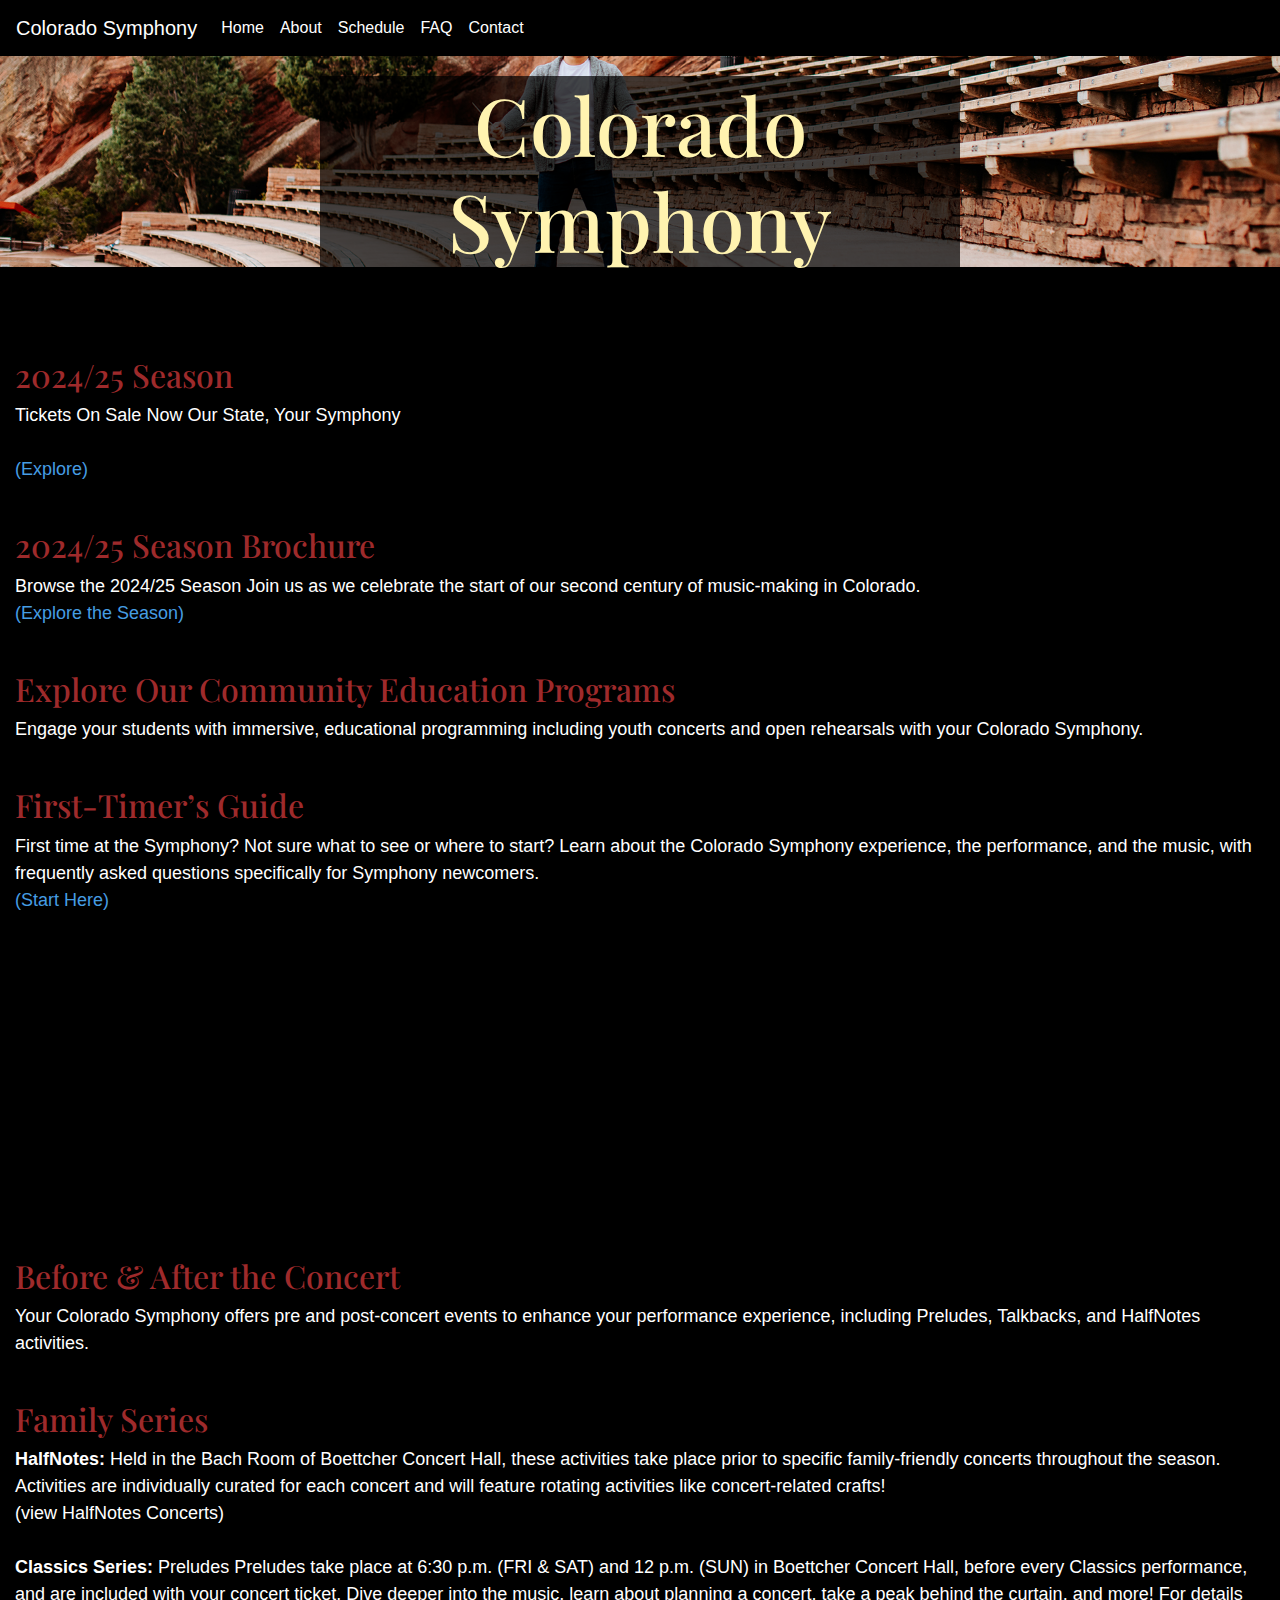
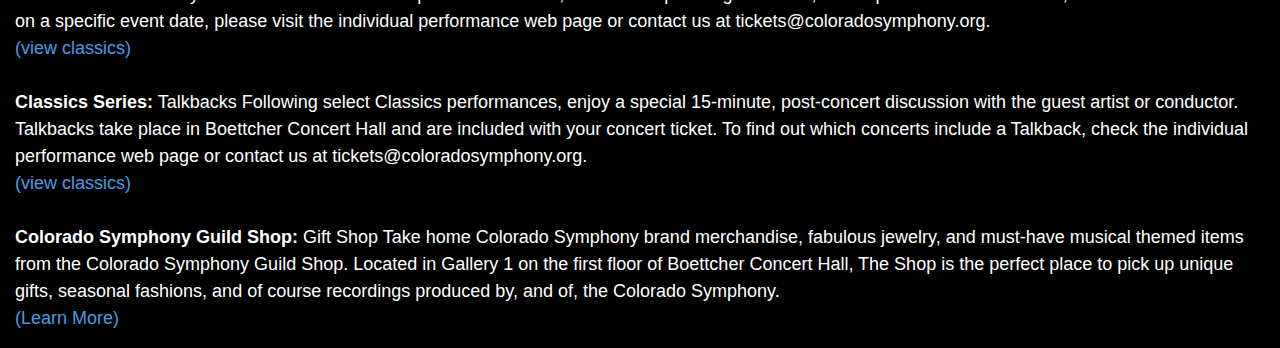
<file: index.html>
<!DOCTYPE html>
<html lang="en">
    <head>
        <title>Colorado Symphony</title>
        <meta charset="utf-8">
        <meta name="viewport" content="width=device-width, initial-scale=1, shrink-to-fit=no">

        <link rel="stylesheet" href="https://cdn.jsdelivr.net/npm/bootstrap@4.4.1/dist/css/bootstrap.min.css" integrity="sha384-Vkoo8x4CGsO3+Hhxv8T/Q5PaXtkKtu6ug5TOeNV6gBiFeWPGFN9MuhOf23Q9Ifjh" crossorigin="anonymous">
        <link rel="stylesheet" type="text/css" href="./css/index.css">

        <!-- Fonts -->
        <link rel="preconnect" href="https://fonts.googleapis.com">
        <link rel="preconnect" href="https://fonts.gstatic.com" crossorigin>
        <link href="https://fonts.googleapis.com/css2?family=Playfair+Display:ital,wght@0,400..900;1,400..900&display=swap" rel="stylesheet">
    </head>
    <body>
        <!-- navbar -->
         <!-- navbar-dark bg-dark -->
        <!-- <nav class="navbar navbar-expand-lg navbar-dark navbar-color">
            <a class="navbar-brand-color" href="#">Colorado Symphony</a>
            <button class="navbar-toggler" type="button" data-toggle="collapse" data-target="#navbarNav" aria-controls="navbarNav" aria-expanded="false" aria-label="Toggle navigation">
                <span class="navbar-toggler-icon"></span>
            </button>
            <div class="collapse navbar-collapse" id="navbarNav">
                <ul class="navbar-nav">
                    <li class="nav-item active">
                        <a class="nav-link-reference" href="./index.html">Home <span class="sr-only">(current)</span></a>
                    </li>
                    <li class="nav-item">
                        <a class="nav-link-reference" href="./about.html">About</a>
                    </li>
                    <li class="nav-item">
                        <a class="nav-link-reference" href="./schedule.html">Schedule</a>
                    </li>
                    <li class="nav-item">
                        <a class="nav-link-reference" href="./FAQ.html">FAQ</a>
                    </li>
                    <li class="nav-item">
                        <a class="nav-link-reference" href="./contact.html">Contact</a>
                    </li>
                    
                </ul>
            </div>
        </nav> -->

        <nav class="navbar navbar-expand-lg navbar-dark navbar-color">
            <a class="navbar-brand" href="./index.html">Colorado Symphony</a>
            <button class="navbar-toggler" type="button" data-toggle="collapse" data-target="#navbarNav" aria-controls="navbarNav" aria-expanded="false" aria-label="Toggle navigation">
                <span class="navbar-toggler-icon"></span>
            </button>
            <div class="collapse navbar-collapse" id="navbarNav">
                <ul class="navbar-nav">
                    <li class="nav-item active">
                        <a class="nav-link" href="./index.html" style="color:white;">Home <span class="sr-only">(current)</span></a>
                    </li>
                    <li class="nav-item">
                        <a class="nav-link" href="./about.html" style="color:white;">About</a>
                    </li>
                    <li class="nav-item">
                        <a class="nav-link" href="./schedule.html" style="color:white;">Schedule</a>
                    </li>
                    <li class="nav-item">
                        <a class="nav-link" href="./FAQ.html" style="color:white;">FAQ</a>
                    </li>
                    <li class="nav-item">
                        <a class="nav-link" href="./contact.html" style="color:white;">Contact</a>
                    </li>
                    
                </ul>
            </div>
        </nav>
        


    <!--content, landing page-->

        <!--parallax image and text-->
        <div class="parallax">
            <div class="parallax-text">
                <div class="forbettervisibility">
                    <h1>Colorado Symphony</h1>
                </div>
            </div>
        </div>

        <div class="container-fluid">
            <div class = "link_info">
                <h2>2024/25 Season</h2>
                <p> 
                    Tickets On Sale Now
                    Our State, Your Symphony<br><br>
                    <a href ="./schedule.html">(Explore)</a> <br><br> 
                
                </p>
                <h2>2024/25 Season Brochure</h2>
                <p>
                    Browse the 2024/25 Season Join us as we celebrate the start of our second century of music-making in Colorado.<br>
                    <a href = "./schedule.html" >(Explore the Season)</a> <br><br>
                
                </p>
                <h2>Explore Our Community Education Programs</h2>
                <p>
                    Engage your students with immersive, educational programming including youth concerts and open rehearsals with your Colorado Symphony.<br><br>
                
                </p>
                <h2>First-Timer’s Guide</h2>
                <p>
                    First time at the Symphony? Not sure what to see or where to start? Learn about the Colorado Symphony experience, the performance, and the music, with frequently asked questions specifically for Symphony newcomers.
                    <br><a href = "./FAQ.html" >(Start Here)</a>  <br><br>
                </p>
                
            </div>
            
        </div>

        <!-- for a parallax image in the middle, previously was at the bottom. -->
        <div class = "BottomIMG">
        </div>

        <div class="container-fluid">
            <div class = "link_info">
                
                <h2>Before & After the Concert</h2>
                <p>
                    Your Colorado Symphony offers pre and post-concert events to enhance your performance experience, including Preludes, Talkbacks, and HalfNotes activities.<br><br>
                </p>
                <h2>Family Series</h2>
                <p>
                    <strong>HalfNotes:</strong>
                    Held in the Bach Room of Boettcher Concert Hall, these activities take place prior to specific family-friendly concerts throughout the season. Activities are individually curated for each concert and will feature rotating activities like concert-related crafts!
                    <br><a href = "./schedule.html" ></a>(view HalfNotes Concerts) <br><br>
                
                    <strong>Classics Series:</strong>
                    Preludes
                    Preludes take place at 6:30 p.m. (FRI & SAT) and 12 p.m. (SUN) in Boettcher Concert Hall, before every Classics performance, and are included with your concert ticket. Dive deeper into the music, learn about planning a concert, take a peak behind the curtain, and more! For details on a specific event date, please visit the individual performance web page or contact us at tickets@coloradosymphony.org.
                    <br><a href = "./schedule.html"> (view classics) </a><br><br>
                
                    <Strong>Classics Series:</Strong>
                    Talkbacks
                    Following select Classics performances, enjoy a special 15-minute, post-concert discussion with the guest artist or conductor. Talkbacks take place in Boettcher Concert Hall and are included with your concert ticket. To find out which concerts include a Talkback, check the individual performance web page or contact us at tickets@coloradosymphony.org.
                    <br><a href = "./schedule.html" > (view classics) </a><br><br>
                
                    <strong>Colorado Symphony Guild Shop: </strong>
                    Gift Shop
                    Take home Colorado Symphony brand merchandise, fabulous jewelry, and must-have musical themed items from the Colorado Symphony Guild Shop. Located in Gallery 1 on the first floor of Boettcher Concert Hall, The Shop is the perfect place to pick up unique gifts, seasonal fashions, and of course recordings produced by, and of, the Colorado Symphony.
                   <br> <a href = "./about.html" >(Learn More) </a></p>
            </div>
            
        </div>

        




        <!--bootstrap stuff-->
        <script src="https://code.jquery.com/jquery-3.4.1.slim.min.js" integrity="sha384-J6qa4849blE2+poT4WnyKhv5vZF5SrPo0iEjwBvKU7imGFAV0wwj1yYfoRSJoZ+n" crossorigin="anonymous"></script>
        <script src="https://cdn.jsdelivr.net/npm/popper.js@1.16.0/dist/umd/popper.min.js" integrity="sha384-Q6E9RHvbIyZFJoft+2mJbHaEWldlvI9IOYy5n3zV9zzTtmI3UksdQRVvoxMfooAo" crossorigin="anonymous"></script>
        <script src="https://cdn.jsdelivr.net/npm/bootstrap@4.4.1/dist/js/bootstrap.min.js" integrity="sha384-wfSDF2E50Y2D1uUdj0O3uMBJnjuUD4Ih7YwaYd1iqfktj0Uod8GCExl3Og8ifwB6" crossorigin="anonymous"></script>
    </body>
</html>
</file>
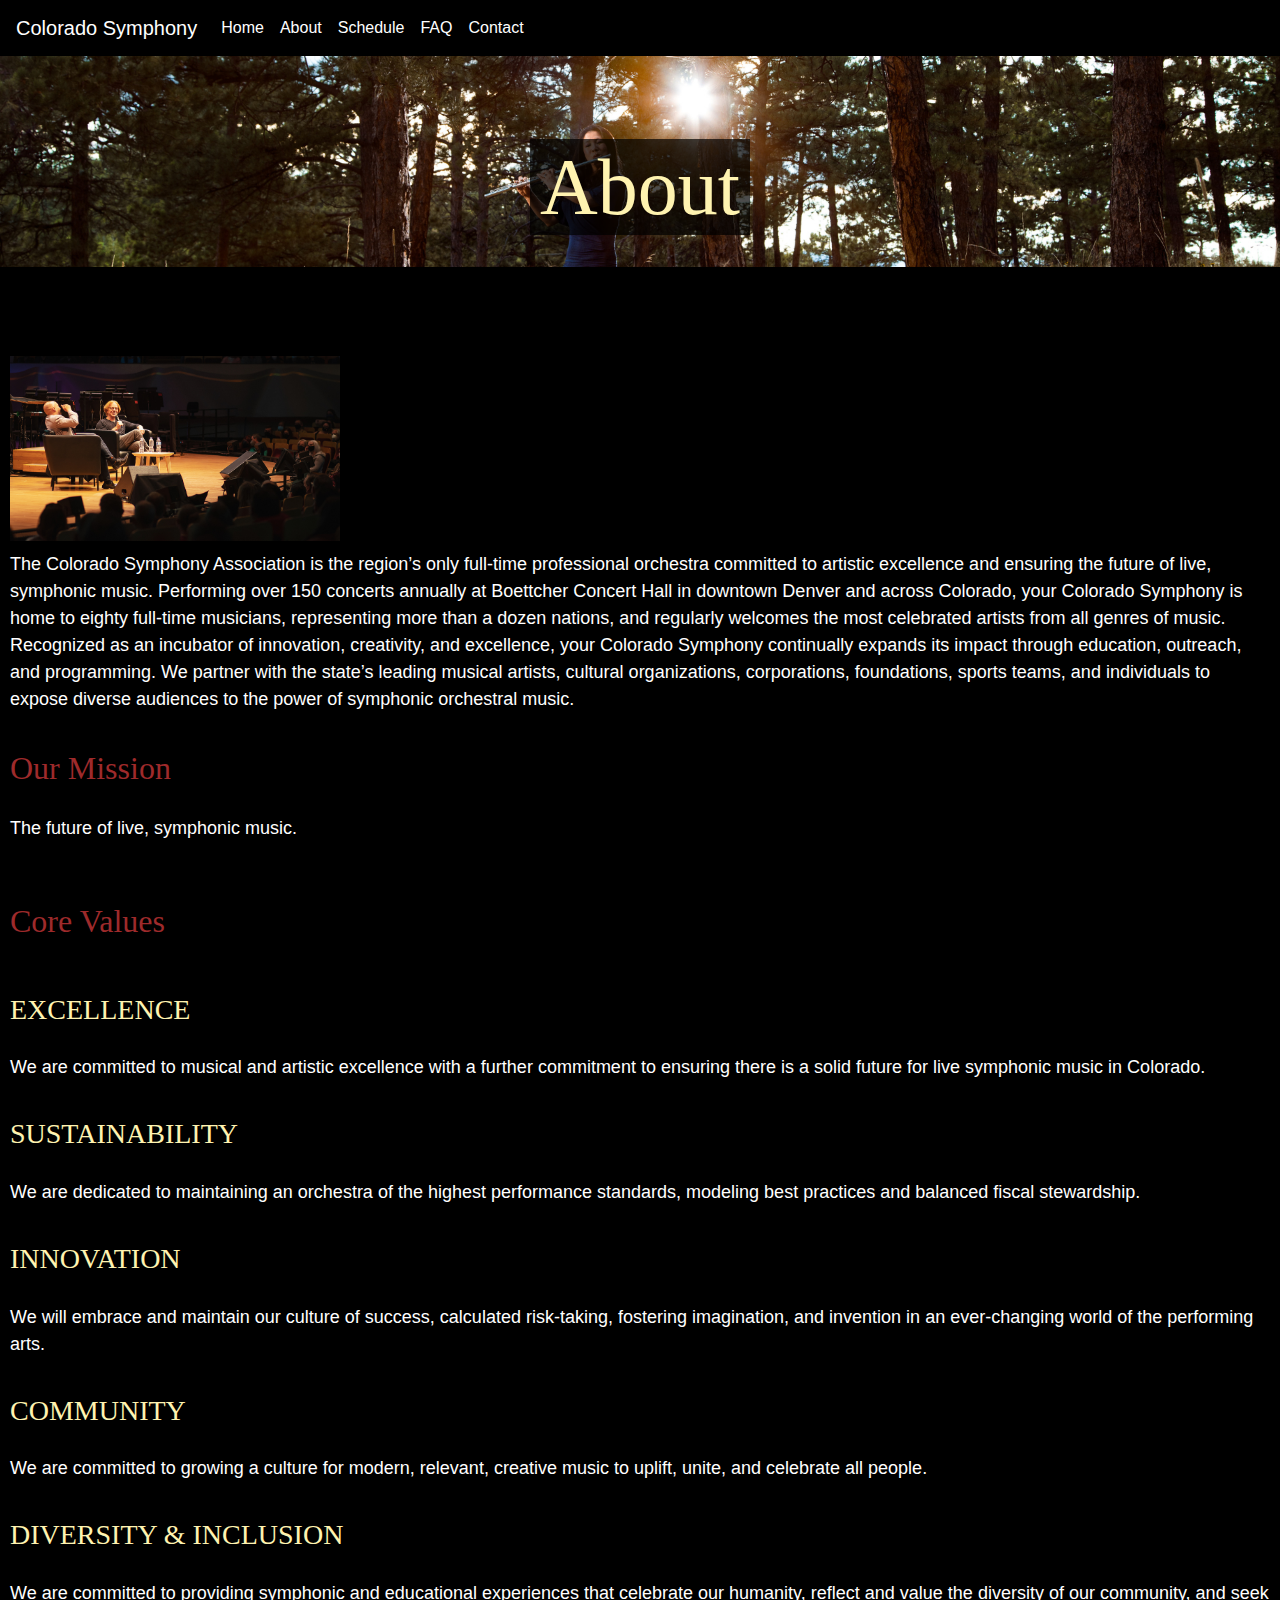
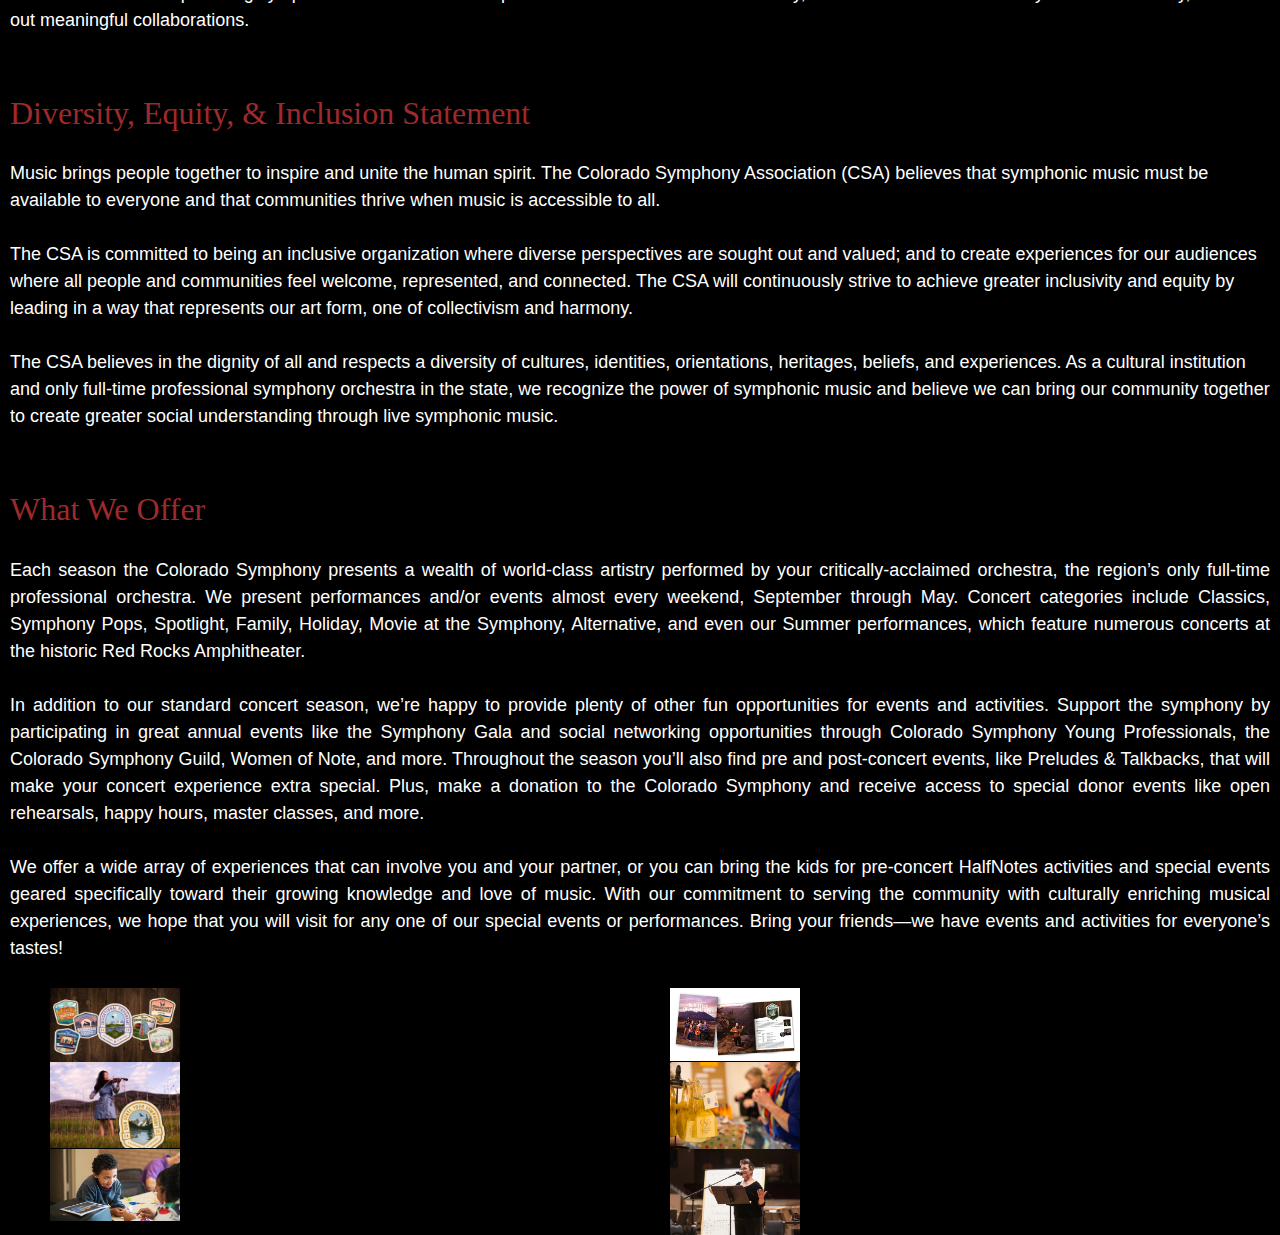
<file: about.html>
<!DOCTYPE html>
<html lang="en">
<head>
    <meta charset="UTF-8">
    <meta name="viewport" content="width=device-width, initial-scale=1, shrink-to-fit=no">
    <title>About</title>
    <link rel="stylesheet" href="https://cdn.jsdelivr.net/npm/bootstrap@4.4.1/dist/css/bootstrap.min.css" integrity="sha384-Vkoo8x4CGsO3+Hhxv8T/Q5PaXtkKtu6ug5TOeNV6gBiFeWPGFN9MuhOf23Q9Ifjh" crossorigin="anonymous">
    <link rel="stylesheet" type="text/css" href="./css/index.css">
    <link rel="stylesheet" href="./css/about.css">
</head>
<body>

        <!-- navbar -->
        <nav class="navbar navbar-expand-lg navbar-dark navbar-color">
            <a class="navbar-brand" href="./index.html">Colorado Symphony</a>
            <button class="navbar-toggler" type="button" data-toggle="collapse" data-target="#navbarNav" aria-controls="navbarNav" aria-expanded="false" aria-label="Toggle navigation">
                <span class="navbar-toggler-icon"></span>
            </button>
            <div class="collapse navbar-collapse" id="navbarNav">
                <ul class="navbar-nav">
                    <li class="nav-item active">
                        <a class="nav-link" href="./index.html" style="color:white;">Home <span class="sr-only">(current)</span></a>
                    </li>
                    <li class="nav-item">
                        <a class="nav-link" href="./about.html" style="color:white;">About</a>
                    </li>
                    <li class="nav-item">
                        <a class="nav-link" href="./schedule.html" style="color:white;">Schedule</a>
                    </li>
                    <li class="nav-item">
                        <a class="nav-link" href="./FAQ.html" style="color:white;">FAQ</a>
                    </li>
                    <li class="nav-item">
                        <a class="nav-link" href="./contact.html" style="color:white;">Contact</a>
                    </li>
                    
                </ul>
            </div>
        </nav>

        <!-- for parallax image -->
    <div class="parallax_grid">
        <div class="parallax">
            <div class="parallax-text">
                <div class="forbettervisibility">
                    <h1>About</h1>
                </div>
            </div>
        </div>
    </div>

    <!-- content -->

    <div style="height: 1000px">
        <!-- <h2>:3</h2> -->
         <!-- image that will have text wrapped around it -->
        <!-- making a grid so that the text and img will be displayed side by side -->
            <div class="aboutme">
                <img src="./images/about/Talkback-945x530-1.jpg" alt="person talking to crowd">
            
                <!-- all of the following is from about.txt -->
                <p id="aboutme"> The Colorado Symphony Association is the region’s only full-time professional orchestra committed to artistic excellence and ensuring the future of live, symphonic music. Performing over 150 concerts annually at Boettcher Concert Hall in downtown Denver and across Colorado, your Colorado Symphony is home to eighty full-time musicians, representing more than a dozen nations, and regularly welcomes the most celebrated artists from all genres of music. Recognized as an incubator of innovation, creativity, and excellence, your Colorado Symphony continually expands its impact through education, outreach, and programming. We partner with the state’s leading musical artists, cultural organizations, corporations, foundations, sports teams, and individuals to expose diverse audiences to the power of symphonic orchestral music.  
                </p>

            </div>

            <div class="mission">
                <h2>Our Mission</h2>
                <p>The future of live, symphonic music.</p>
            </div>

            <br>
           

            <div class="corevalues">
                <h2>Core Values</h2>

                <br>

                <h3>EXCELLENCE</h3>
                <p> We are committed to musical and artistic excellence with a further commitment to ensuring there is a solid future for live symphonic music in Colorado.</p>

                <h3>SUSTAINABILITY</h3>
                <p>We are dedicated to maintaining an orchestra of the highest performance standards, modeling best practices and balanced fiscal stewardship.</p>

                <h3>INNOVATION</h3>
                <p>We will embrace and maintain our culture of success, calculated risk-taking, fostering imagination, and invention in an ever-changing world of the performing arts.</p>

                <h3>COMMUNITY</h3>
                <p>We are committed to growing a culture for modern, relevant, creative music to uplift, unite, and celebrate all people.
                </p>

                <h3>DIVERSITY & INCLUSION</h3>
                <p>We are committed to providing symphonic and educational experiences that celebrate our humanity, reflect and value the diversity of our community, and seek out meaningful collaborations.</p>
            </div>

            <br>


            <div class="deistatement">
                <h2>Diversity, Equity, & Inclusion Statement</h2>
                <p>Music brings people together to inspire and unite the human spirit. The Colorado Symphony Association (CSA) believes that symphonic music must be available to everyone and that communities thrive when music is accessible to all. <br> <br>
            
                The CSA is committed to being an inclusive organization where diverse perspectives are sought out and valued; and to create experiences for our audiences where all people and communities feel welcome, represented, and connected. The CSA will continuously strive to achieve greater inclusivity and equity by leading in a way that represents our art form, one of collectivism and harmony. <br> <br>
                    
                The CSA believes in the dignity of all and respects a diversity of cultures, identities, orientations, heritages, beliefs, and experiences. As a cultural institution and only full-time professional symphony orchestra in the state, we recognize the power of symphonic music and believe we can bring our community together to create greater social understanding through live symphonic music.</p>
            </div>

            <br>

            <!-- will align the text to the left in css -->
            <div class="offer">
                <h2>What We Offer</h2>
                
                <!-- making a grid for the images and what they offer-->
                <div class="grid">
                    <p>
                        Each season the Colorado Symphony presents a wealth of world-class artistry performed by your critically-acclaimed orchestra, the region’s only full-time professional orchestra. We present performances and/or events almost every weekend, September through May. Concert categories include Classics, Symphony Pops, Spotlight,  Family, Holiday,  Movie at the Symphony, Alternative, and even our Summer performances, which feature numerous concerts at the historic Red Rocks Amphitheater. <br> <br>
                
                        In addition to our standard concert season, we’re happy to provide plenty of other fun opportunities for events and activities. Support the symphony by participating in great annual events like the Symphony Gala and social networking opportunities through Colorado Symphony Young Professionals, the Colorado Symphony Guild, Women of Note, and more. Throughout the season you’ll also find pre and post-concert events, like Preludes & Talkbacks, that will make your concert experience extra special. Plus, make a donation to the Colorado Symphony and receive access to special donor events like open rehearsals, happy hours, master classes, and more. <br> <br>
                
                        We offer a wide array of experiences that can involve you and your partner, or you can bring the kids for pre-concert HalfNotes activities and special events geared specifically toward their growing knowledge and love of music. With our commitment to serving the community with culturally enriching musical experiences, we hope that you will visit for any one of our special events or performances. Bring your friends—we have events and activities for everyone’s tastes!
                    </p>

                    <!-- unordered list for all the images -->
                    <ul>
                        <!-- add alt text for these images -->
                        <li>
                            <img src="./images/about/Educational-Programs-2024-700x400-1.jpg" alt="colorado symphony stickers">
                        </li>
                        <li>
                            <img src="./images/about/FY25-Brochure-Layout-770x435.jpg" alt="pamphlet for colorado symphony">
                        </li>
                        <li>
                            <img src="./images/about/FY25-Yumi-Season-Patch-1160x768-1.jpg" alt="Woman playing a violin in nature">
                        </li>
                        <li>
                            <img src="./images/about/Guild-Shop.jpg" alt="Goodie bags">
                        </li>
                        <li>
                            <img src="./images/about/Halfnotes-945x530-2.jpg" alt="Kids making art">
                        </li>
                        <li>
                            <img src="./images/about/Prelude-900x600-2.jpg" alt="Woman talking to crowd">
                        </li>
                    </ul>
                </div>
            </div>
        
        
        
    </div>
    




    <!--bootstrap stuff-->
    <script src="https://code.jquery.com/jquery-3.4.1.slim.min.js" integrity="sha384-J6qa4849blE2+poT4WnyKhv5vZF5SrPo0iEjwBvKU7imGFAV0wwj1yYfoRSJoZ+n" crossorigin="anonymous"></script>
    <script src="https://cdn.jsdelivr.net/npm/popper.js@1.16.0/dist/umd/popper.min.js" integrity="sha384-Q6E9RHvbIyZFJoft+2mJbHaEWldlvI9IOYy5n3zV9zzTtmI3UksdQRVvoxMfooAo" crossorigin="anonymous"></script>
    <script src="https://cdn.jsdelivr.net/npm/bootstrap@4.4.1/dist/js/bootstrap.min.js" integrity="sha384-wfSDF2E50Y2D1uUdj0O3uMBJnjuUD4Ih7YwaYd1iqfktj0Uod8GCExl3Og8ifwB6" crossorigin="anonymous"></script>
    
</body>
</html>
</file>
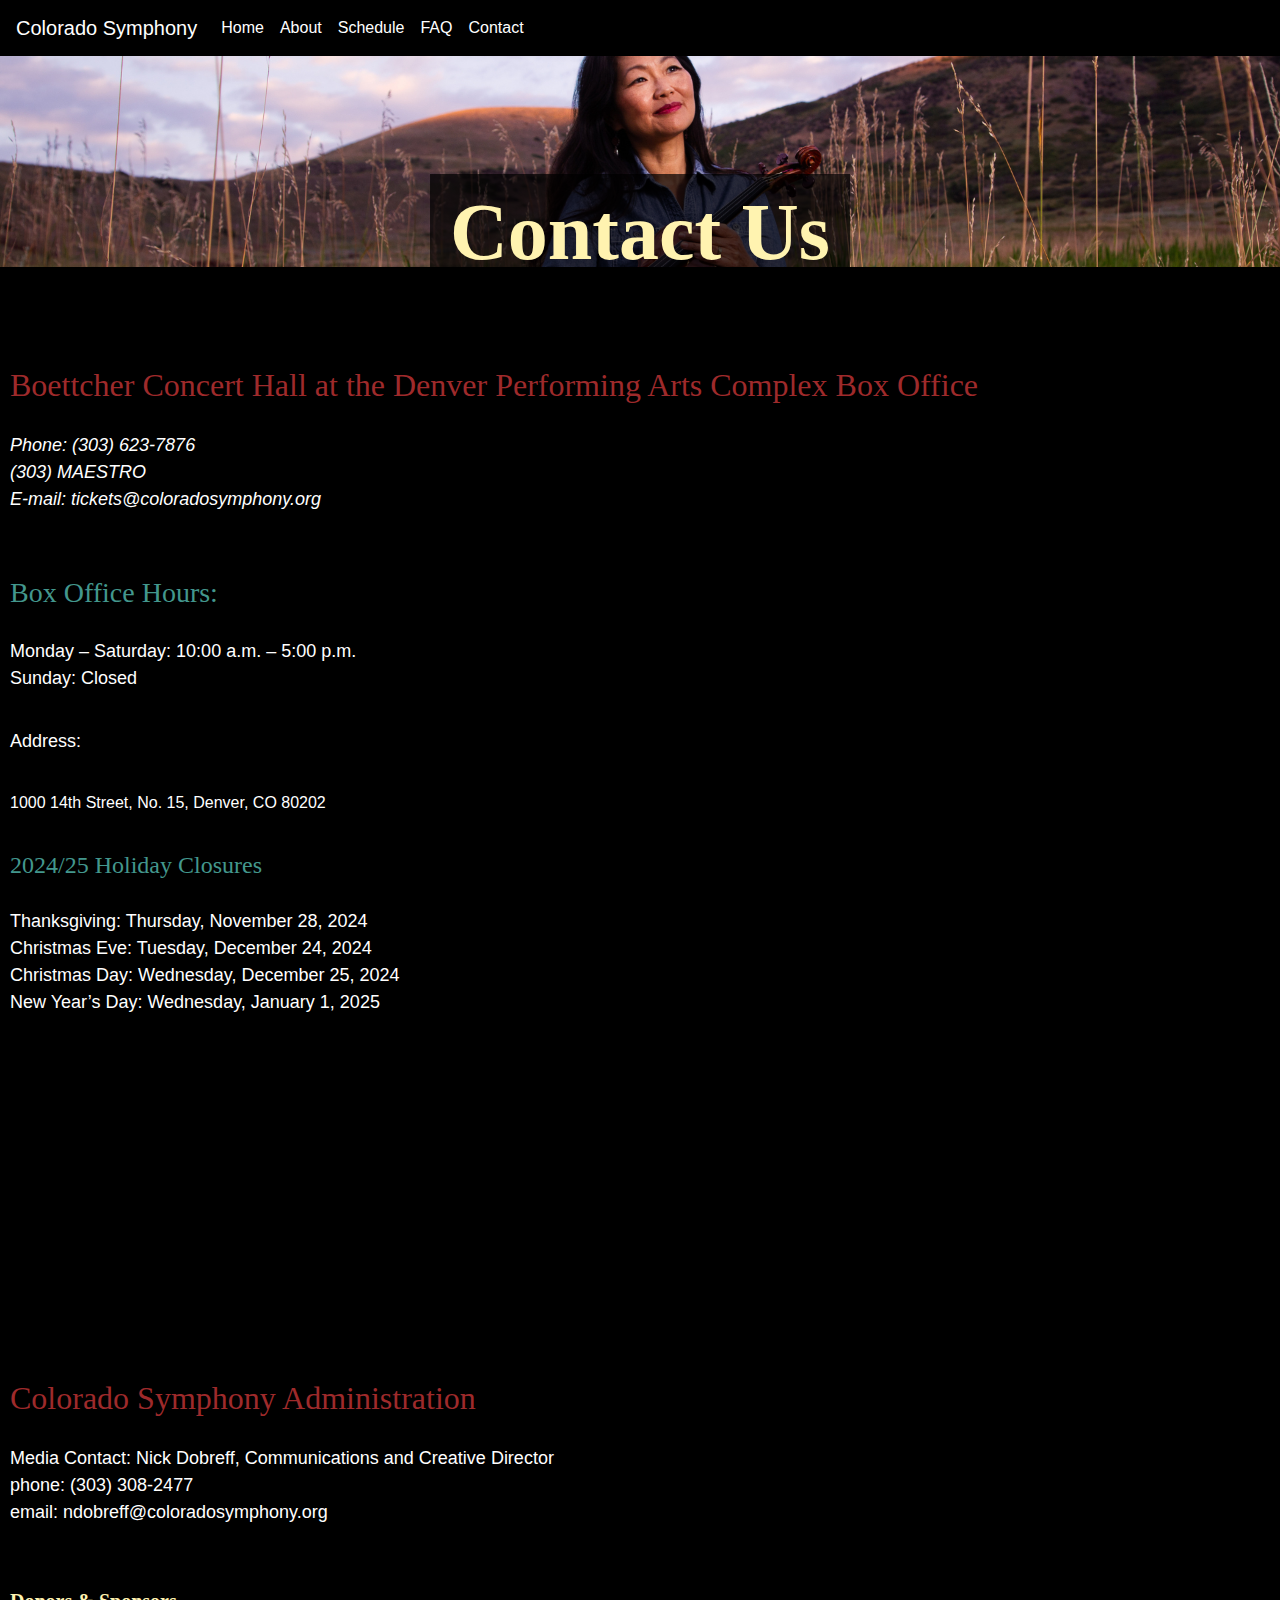
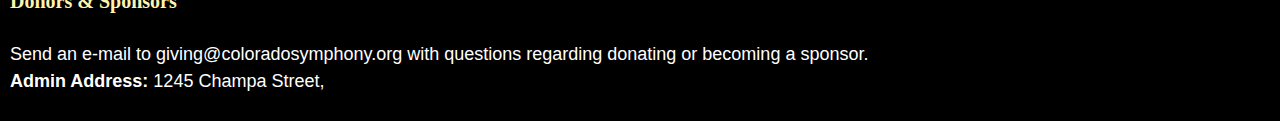
<file: contact.html>
<!DOCTYPE html>
<html lang="en">
    <head>
        <title>Contact</title>
        <meta charset="utf-8">
        <meta name="viewport" content="width=device-width, initial-scale=1, shrink-to-fit=no">

        <link rel="stylesheet" href="https://cdn.jsdelivr.net/npm/bootstrap@4.4.1/dist/css/bootstrap.min.css" integrity="sha384-Vkoo8x4CGsO3+Hhxv8T/Q5PaXtkKtu6ug5TOeNV6gBiFeWPGFN9MuhOf23Q9Ifjh" crossorigin="anonymous">
        <link rel="stylesheet" type="text/css" href="./css/index.css">
        <link rel="stylesheet" type="text/css" href="./css/contact.css">

    </head>
    <body>
        <!-- navbar -->
        <nav class="navbar navbar-expand-lg navbar-dark navbar-color">
            <a class="navbar-brand" href="./index.html">Colorado Symphony</a>
            <button class="navbar-toggler" type="button" data-toggle="collapse" data-target="#navbarNav" aria-controls="navbarNav" aria-expanded="false" aria-label="Toggle navigation">
                <span class="navbar-toggler-icon"></span>
            </button>
            <div class="collapse navbar-collapse" id="navbarNav">
                <ul class="navbar-nav">
                    <li class="nav-item active">
                        <a class="nav-link" href="./index.html" style="color:white;">Home <span class="sr-only">(current)</span></a>
                    </li>
                    <li class="nav-item">
                        <a class="nav-link" href="./about.html" style="color:white;">About</a>
                    </li>
                    <li class="nav-item">
                        <a class="nav-link" href="./schedule.html" style="color:white;">Schedule</a>
                    </li>
                    <li class="nav-item">
                        <a class="nav-link" href="./FAQ.html" style="color:white;">FAQ</a>
                    </li>
                    <li class="nav-item">
                        <a class="nav-link" href="./contact.html" style="color:white;">Contact</a>
                    </li>
                    
                </ul>
            </div>
        </nav>
        <div class="parallax">
            <div class="parallax-text">
                <div class="forbettervisibility">
                <h1><strong>Contact Us</strong></h1>
                </div>
            </div>
        </div>

        <!-- div for all the box office info -->
         <!-- all of this is from contact.txt -->
        <div>
            <h2>
                Boettcher Concert Hall at the Denver Performing Arts Complex
                Box Office
            </h2>
            
            <p>

                <em>Phone:
                (303) 623-7876<br> 
                
                (303) MAESTRO<br> 
                
                E-mail: 
                tickets@coloradosymphony.org
                </em> <br> <br> 
            </p>
        
            <h3> Box Office Hours: </h3>
            <p>
                Monday – Saturday: 10:00 a.m. – 5:00 p.m. <br>
                
                Sunday: Closed <br>

            </p>
            
            <p>
                Address:
            </p>

            <address>
                1000 14th Street, No. 15,
                Denver, CO 80202 
            </address>
        
            
            
            <h4>2024/25 Holiday Closures</h4>
            <p>
            Thanksgiving: Thursday, November 28, 2024 <br>
            
            Christmas Eve: Tuesday, December 24, 2024<br>
            
            Christmas Day: Wednesday, December 25, 2024<br>
            
            New Year’s Day: Wednesday, January 1, 2025<br><br>

            </p>

        </div>

        <div class ="TalkbackIMG"> 
        </div>
        <!-- div for colorado symphony administration -->
        <div>
            <h2>Colorado Symphony Administration</h2>
            <p>
                Media Contact:  
                Nick Dobreff, Communications and Creative Director<br>
                phone: (303) 308-2477<br>
                email: ndobreff@coloradosymphony.org<br> <br> 
            </p>
        </div>
        
        <!-- div for donor content -->
        <div id = "Donors">
            <h5><strong>Donors & Sponsors</strong></h5>
        </div>
        <p>Send an e-mail to giving@coloradosymphony.org with questions regarding donating or becoming a sponsor.<br>
        
        <strong>Admin Address:</strong>
        1245 Champa Street,
        </p>

        <!-- to add a parallax image at the bottom of the page -->
        <!-- <div class ="TalkbackIMG"> 
        </div> -->




    


      <!--bootstrap stuff-->
      <script src="https://code.jquery.com/jquery-3.4.1.slim.min.js" integrity="sha384-J6qa4849blE2+poT4WnyKhv5vZF5SrPo0iEjwBvKU7imGFAV0wwj1yYfoRSJoZ+n" crossorigin="anonymous"></script>
      <script src="https://cdn.jsdelivr.net/npm/popper.js@1.16.0/dist/umd/popper.min.js" integrity="sha384-Q6E9RHvbIyZFJoft+2mJbHaEWldlvI9IOYy5n3zV9zzTtmI3UksdQRVvoxMfooAo" crossorigin="anonymous"></script>
      <script src="https://cdn.jsdelivr.net/npm/bootstrap@4.4.1/dist/js/bootstrap.min.js" integrity="sha384-wfSDF2E50Y2D1uUdj0O3uMBJnjuUD4Ih7YwaYd1iqfktj0Uod8GCExl3Og8ifwB6" crossorigin="anonymous"></script>

</body>
</html>
</file>
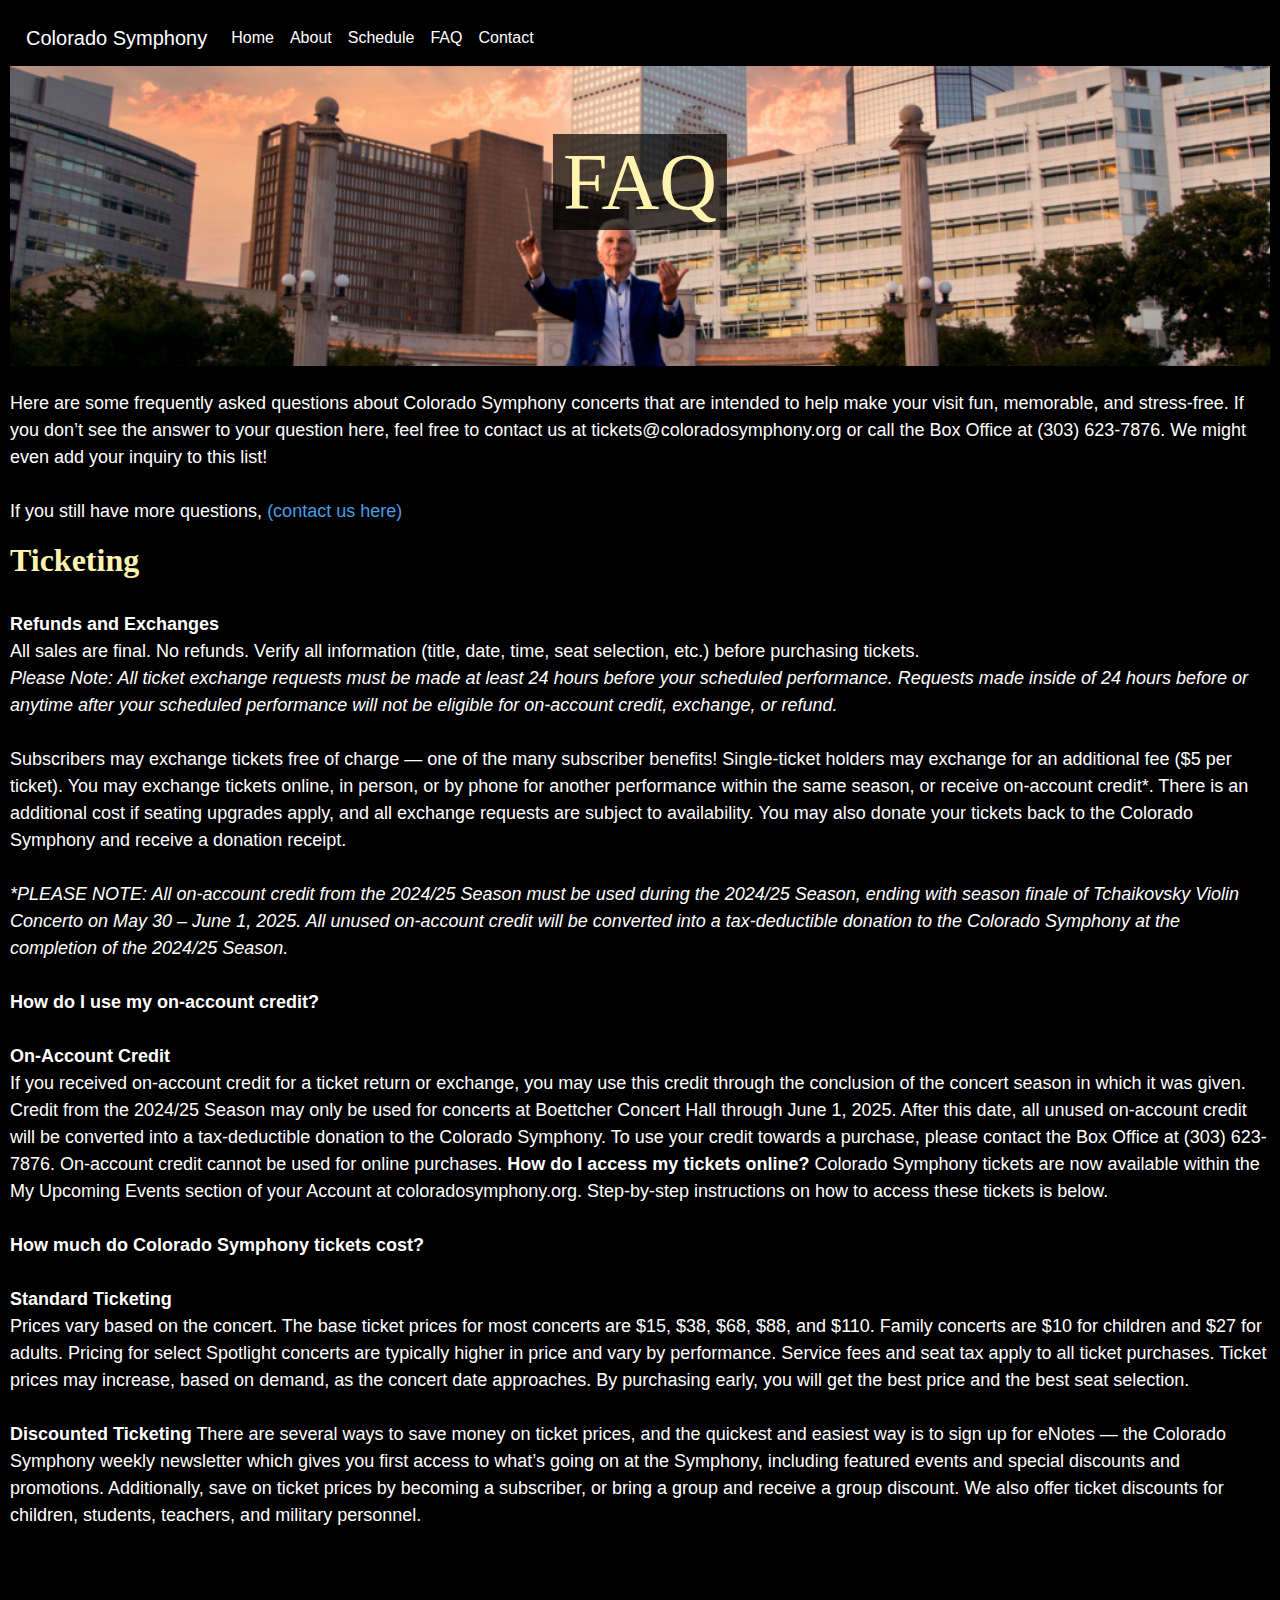
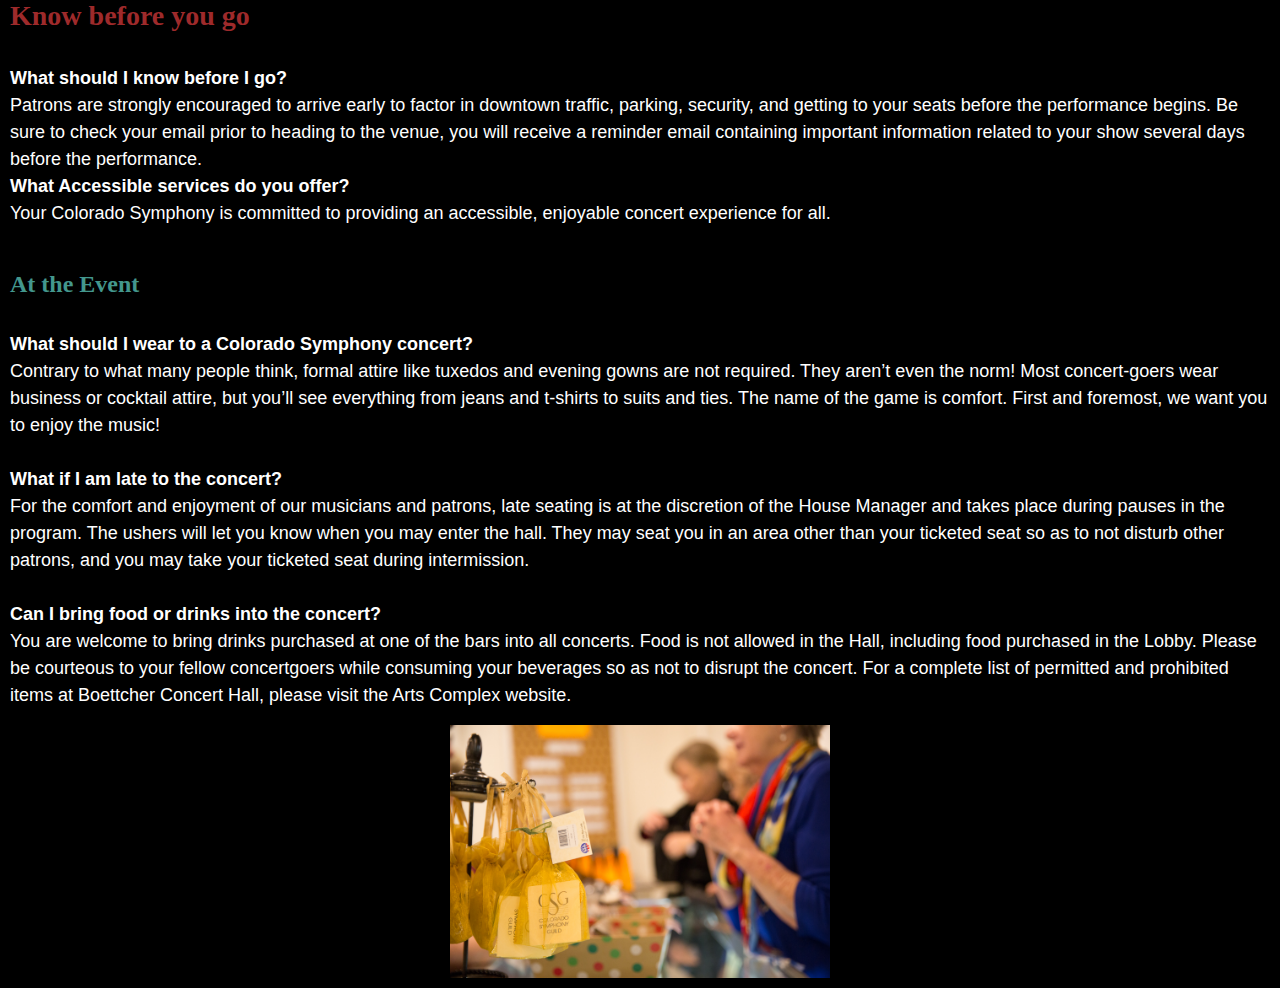
<file: FAQ.html>
<!DOCTYPE html>
<html lang="en">
<head>
    <meta charset="UTF-8">
    <meta name="viewport" content="width=device-width, initial-scale=1.0">
    <title>FAQ</title>
    <link rel="stylesheet" href="https://cdn.jsdelivr.net/npm/bootstrap@4.4.1/dist/css/bootstrap.min.css" integrity="sha384-Vkoo8x4CGsO3+Hhxv8T/Q5PaXtkKtu6ug5TOeNV6gBiFeWPGFN9MuhOf23Q9Ifjh" crossorigin="anonymous">
    <link rel="stylesheet" type="text/css" href="./css/index.css">
    <link rel="stylesheet" type="text/css" href="./css/FAQ.css">
</head>
<body>
        <!-- navbar -->
       <nav class="navbar navbar-expand-lg navbar-dark navbar-color">
            <a class="navbar-brand" href="./index.html">Colorado Symphony</a>
            <button class="navbar-toggler" type="button" data-toggle="collapse" data-target="#navbarNav" aria-controls="navbarNav" aria-expanded="false" aria-label="Toggle navigation">
                <span class="navbar-toggler-icon"></span>
            </button>
            <div class="collapse navbar-collapse" id="navbarNav">
                <ul class="navbar-nav">
                    <li class="nav-item active">
                        <a class="nav-link" href="./index.html" style="color:white;">Home <span class="sr-only">(current)</span></a>
                    </li>
                    <li class="nav-item">
                        <a class="nav-link" href="./about.html" style="color:white;">About</a>
                    </li>
                    <li class="nav-item">
                        <a class="nav-link" href="./schedule.html" style="color:white;">Schedule</a>
                    </li>
                    <li class="nav-item">
                        <a class="nav-link" href="./FAQ.html" style="color:white;">FAQ</a>
                    </li>
                    <li class="nav-item">
                        <a class="nav-link" href="./contact.html" style="color:white;">Contact</a>
                    </li>
                    
                </ul>
            </div>
        </nav>

    <!-- parallax image -->
    <div class="parallax">
        <div class="parallax-text">
            <div class="forbettervisibility">
                <h1>FAQ</h1>
            </div>
        </div>
    </div>
    <!-- content for the FAQ -->

    <!-- first div contains the introduction comment -->
    <div class = "IntroComments"> 
        <br>
        <p>
        Here are some frequently asked questions about Colorado Symphony concerts that are intended to help make your visit fun, memorable, and stress-free. If you don’t see the answer to your question here, feel free to contact us at tickets@coloradosymphony.org or call the Box Office at (303) 623-7876. We might even add your inquiry to this list!
        <br><br>
         If you still have more questions, <a href = "./contact.html">(contact us here)</a> <!-- link to contact page. -->
         </p>
    </div>

    <!-- content for tickets -->
    <div class="ticketing">
        
        <h2><strong>Ticketing</strong></h2> <br>

        <p>
                <strong>Refunds and Exchanges</strong>
                <br>
            
                All sales are final. No refunds. Verify all information (title, date, time, seat selection, etc.) before purchasing tickets. <br> <em>Please Note: All ticket exchange requests must be made at least 24 hours before your scheduled performance. Requests made inside of 24 hours before or anytime after your scheduled performance will not be eligible for on-account credit, exchange, or refund.</em>
                <br><br>
                Subscribers may exchange tickets free of charge — one of the many subscriber benefits! Single-ticket holders may exchange for an additional fee ($5 per ticket). You may exchange tickets online, in person, or by phone for another performance within the same season, or receive on-account credit*. There is an additional cost if seating upgrades apply, and all exchange requests are subject to availability. You may also donate your tickets back to the Colorado Symphony and receive a donation receipt.
                <br><br>
                <em>*PLEASE NOTE: All on-account credit from the 2024/25 Season must be used during the 2024/25 Season, ending with season finale of Tchaikovsky Violin Concerto on May 30 – June 1, 2025. All unused on-account credit will be converted into a tax-deductible donation to the Colorado Symphony at the completion of the 2024/25 Season.</em> <br>
                <br>    

                <strong>How do I use my on-account credit?</strong> <br> <br>
            
                <strong>On-Account Credit</strong> <br>
                    If you received on-account credit for a ticket return or exchange, you may use this credit through the conclusion of the concert season in which it was given. Credit from the 2024/25 Season may only be used for concerts at Boettcher Concert Hall through June 1, 2025. After this date, all unused on-account credit will be converted into a tax-deductible donation to the Colorado Symphony.
        
                    To use your credit towards a purchase, please contact the Box Office at (303) 623-7876. On-account credit cannot be used for online purchases.
            
                <strong>How do I access my tickets online? </strong>
                
                    Colorado Symphony tickets are now available within the My Upcoming Events section of your Account at coloradosymphony.org. Step-by-step instructions on how to access these tickets is below.
                <br>
        <br><strong>How much do Colorado Symphony tickets cost?</strong> <br>
        <br> <strong>Standard Ticketing</strong> <br>
            Prices vary based on the concert. The base ticket prices for most concerts are $15, $38, $68, $88, and $110. Family concerts are $10 for children and $27 for adults. Pricing for select Spotlight concerts are typically higher in price and vary by performance. Service fees and seat tax apply to all ticket purchases.
            Ticket prices may increase, based on demand, as the concert date approaches. By purchasing early, you will get the best price and the best seat selection.
            <br><br>
        

        <strong>Discounted Ticketing</strong>
            There are several ways to save money on ticket prices, and the quickest and easiest way is to sign up for eNotes — the Colorado Symphony weekly newsletter which gives you first access to what’s going on at the Symphony, including featured events and special discounts and promotions. Additionally, save on ticket prices by becoming a subscriber, or bring a group and receive a group discount. We also offer ticket discounts for children, students, teachers, and military personnel. <br>  
        <br><br>
        </p>
    </div>


    <!-- content for what to know before you go  -->
    <div class="before">
        <h3><strong>Know before you go</strong></h3> <br>

        <p>
        <strong>
            What should I know before I go? 
        </strong> 
        
        <br>

        Patrons are strongly encouraged to arrive early to factor in downtown traffic, parking, security, and getting to your seats before the performance begins. Be sure to check your email prior to heading to the venue, you will receive a reminder email containing important information related to your show several days before the performance.
        
        <br>

        <strong>
            What Accessible services do you offer? 
        </strong>

        <br>

        Your Colorado Symphony is committed to providing an accessible, enjoyable concert experience for all. <br> <br>
        </p>
    </div>
    

    <!-- content for at the event -->
    <!-- on bigger screens, it will be displayed as grid with two columns (image and text will be displayed side by side) -->
    <div class="BottomImage">
        <div class="left">
            <h4><strong>At the Event</strong></h4> <br>

            <p>
                <strong>
                    What should I wear to a Colorado Symphony concert? 
                </strong> <br>  
                    Contrary to what many people think, formal attire like tuxedos and evening gowns are not required. They aren’t even the norm! Most concert-goers wear business or cocktail attire, but you’ll see everything from jeans and t-shirts to suits and ties. The name of the game is comfort.

                    First and foremost, we want you to enjoy the music!
                <br><br>
                <strong>    
                    What if I am late to the concert? 
                </strong><br>
                    For the comfort and enjoyment of our musicians and patrons, late seating is at the discretion of the House Manager and takes place during pauses in the program. The ushers will let you know when you may enter the hall. They may seat you in an area other than your ticketed seat so as to not disturb other patrons, and you may take your ticketed seat during intermission.
                <br><br>
                <strong>    
                    Can I bring food or drinks into the concert? 
                </strong><br>
                    You are welcome to bring drinks purchased at one of the bars into all concerts. Food is not allowed in the Hall, including food purchased in the Lobby. Please be courteous to your fellow concertgoers while consuming your beverages so as not to disrupt the concert.

                    For a complete list of permitted and prohibited items at Boettcher Concert Hall, please visit the Arts Complex website.

                    <!-- note to self: have "the Arts Complex linked" -->
            </p>
        </div>
        <div class = "right">
            <img src ="./images/about/Guild-Shop.jpg" alt ="gift shop blur">
        </div>  
    </div>

    <!--bootstrap stuff-->
    <script src="https://code.jquery.com/jquery-3.4.1.slim.min.js" integrity="sha384-J6qa4849blE2+poT4WnyKhv5vZF5SrPo0iEjwBvKU7imGFAV0wwj1yYfoRSJoZ+n" crossorigin="anonymous"></script>
    <script src="https://cdn.jsdelivr.net/npm/popper.js@1.16.0/dist/umd/popper.min.js" integrity="sha384-Q6E9RHvbIyZFJoft+2mJbHaEWldlvI9IOYy5n3zV9zzTtmI3UksdQRVvoxMfooAo" crossorigin="anonymous"></script>
    <script src="https://cdn.jsdelivr.net/npm/bootstrap@4.4.1/dist/js/bootstrap.min.js" integrity="sha384-wfSDF2E50Y2D1uUdj0O3uMBJnjuUD4Ih7YwaYd1iqfktj0Uod8GCExl3Og8ifwB6" crossorigin="anonymous"></script>
</body>
</html>
</file>
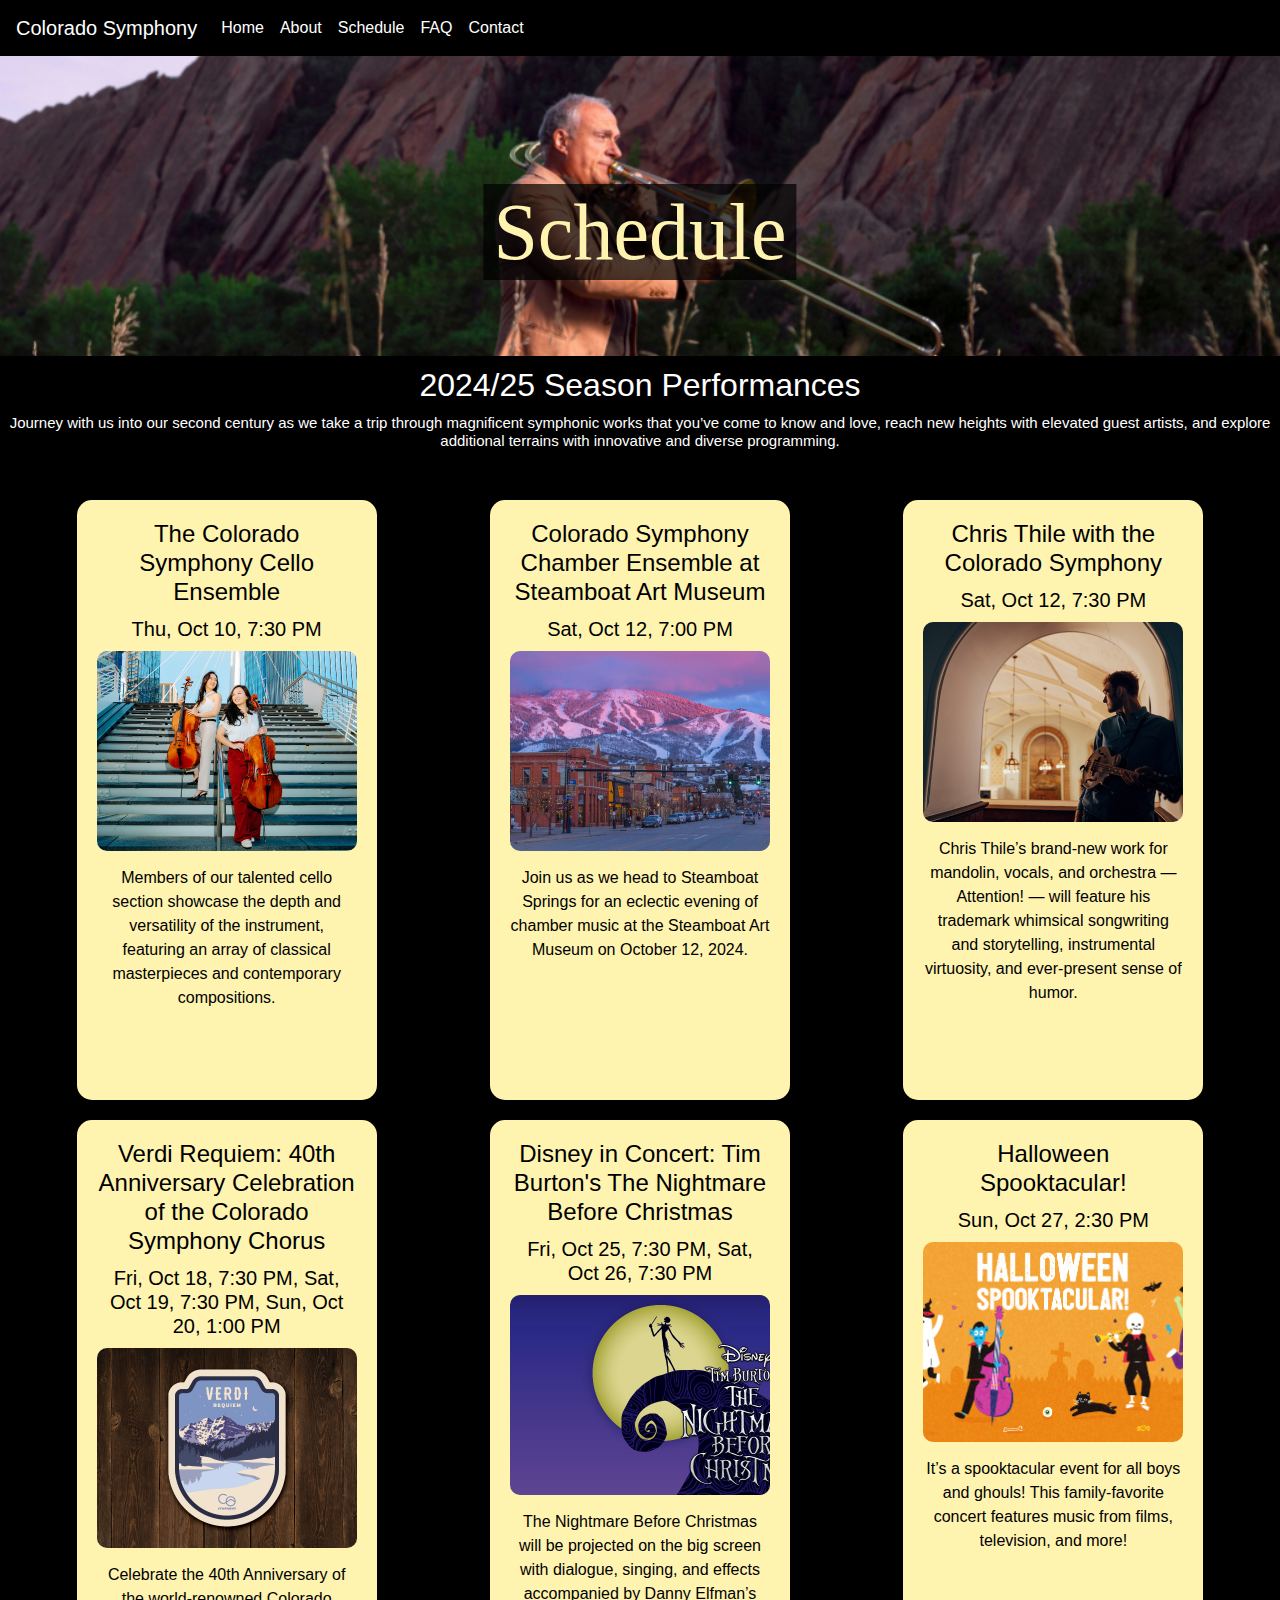
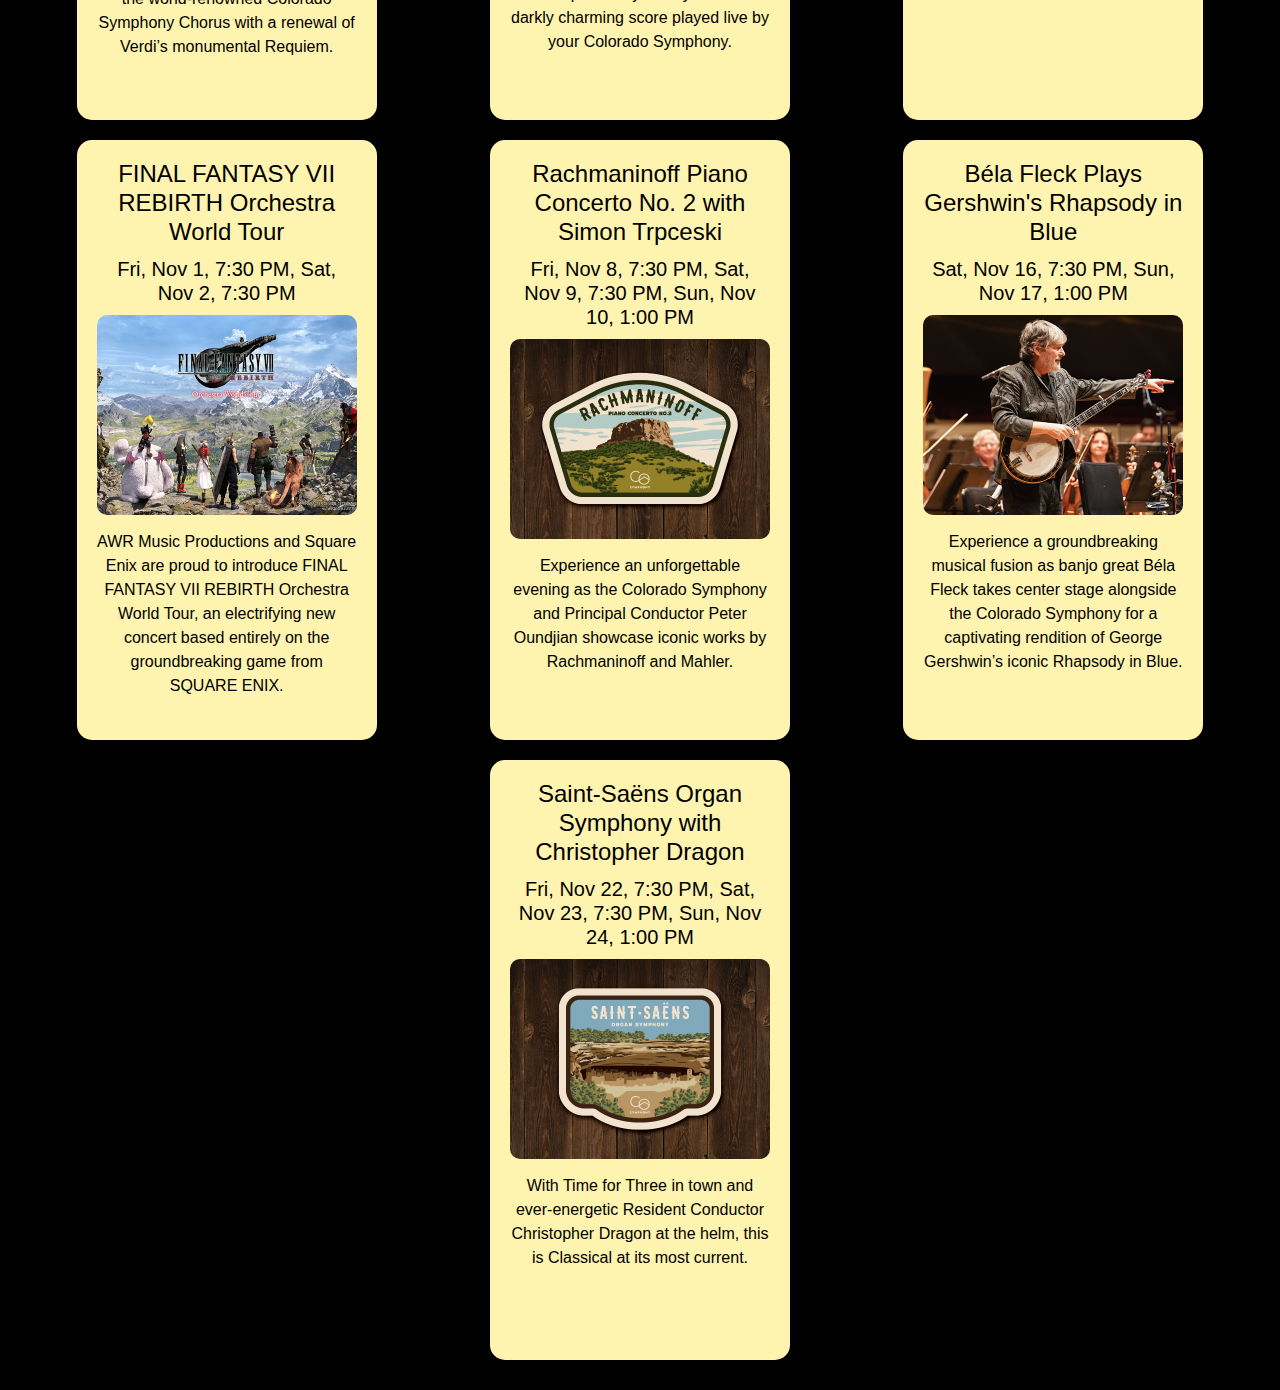
<file: schedule.html>
<!DOCTYPE html>
<html lang="en">
    <head>
        <title>Schedule</title>
        <meta charset="utf-8">
        <meta name="viewport" content="width=device-width, initial-scale=1, shrink-to-fit=no">

        <link rel="stylesheet" href="https://cdn.jsdelivr.net/npm/bootstrap@4.4.1/dist/css/bootstrap.min.css" integrity="sha384-Vkoo8x4CGsO3+Hhxv8T/Q5PaXtkKtu6ug5TOeNV6gBiFeWPGFN9MuhOf23Q9Ifjh" crossorigin="anonymous">
        <link rel="stylesheet" type="text/css" href="./css/schedule.css">
    </head>
    <body>
        <!-- navbar -->
        <nav class="navbar navbar-expand-lg navbar-dark navbar-color">
            <a class="navbar-brand" href="./index.html">Colorado Symphony</a>
            <button class="navbar-toggler" type="button" data-toggle="collapse" data-target="#navbarNav" aria-controls="navbarNav" aria-expanded="false" aria-label="Toggle navigation">
                <span class="navbar-toggler-icon"></span>
            </button>
            <div class="collapse navbar-collapse" id="navbarNav">
                <ul class="navbar-nav">
                    <li class="nav-item active">
                        <a class="nav-link" href="./index.html" style="color:white;">Home <span class="sr-only">(current)</span></a>
                    </li>
                    <li class="nav-item">
                        <a class="nav-link" href="./about.html" style="color:white;">About</a>
                    </li>
                    <li class="nav-item">
                        <a class="nav-link" href="./schedule.html" style="color:white;">Schedule</a>
                    </li>
                    <li class="nav-item">
                        <a class="nav-link" href="./FAQ.html" style="color:white;">FAQ</a>
                    </li>
                    <li class="nav-item">
                        <a class="nav-link" href="./contact.html" style="color:white;">Contact</a>
                    </li>
                    
                </ul>
            </div>
        </nav>

        <div class="parallax">
            <div class="parallax-text">
                <div class="forbettervisibility">
                    <h1>Schedule</h1>
                </div>
            </div>
        </div>
        
        <!-- content for schedule, events will be placed in cards -->
        <div style="height:1000px;background-color:black;">
            <h2 style ='margin-top: 10px;'>2024/25 Season Performances</h2>
            <h3 style="margin-top:10px; font-size: 15px;">Journey with us into our second century as we take a trip through magnificent symphonic works that you’ve come to know and love, reach new heights with elevated guest artists, and explore additional terrains with innovative and diverse programming.</h3>
            <div class = "events">
                <div class = "eventcard">
                    <h3>The Colorado Symphony Cello Ensemble</h3>
                    <h3 style="font-size: 20px;">Thu, Oct 10, 7:30 PM</h3>
                    <img src="./images/schedule/Seoyoen-Chloe-720x400-1.png" class="event-img" alt="colorado symphony cello pic">
                    <p>Members of our talented cello section showcase the depth and versatility of the instrument, featuring an array of classical masterpieces and contemporary compositions.</p>
                </div>
                <div class = "eventcard">
                    <h3>Colorado Symphony Chamber Ensemble at Steamboat Art Museum</h3>
                    <h3 style="font-size: 20px;">Sat, Oct 12, 7:00 PM</h3>
                    <img src="./images/schedule/Steamboat-Springs-Alpenglow-720x400-1.jpg" class="event-img" alt="steamboat pic">
                    <p>Join us as we head to Steamboat Springs for an eclectic evening of chamber music at the Steamboat Art Museum on October 12, 2024.</p>
                </div>
                <div class = "eventcard">
                    <h3>Chris Thile with the Colorado Symphony</h3>
                    <h3 style="font-size: 20px;">Sat, Oct 12, 7:30 PM</h3>
                    <img src="./images/schedule/Chris-Thile-2024-720x400-1.jpg" class="event-img" alt="chris thile pic">
                    <p>Chris Thile’s brand-new work for mandolin, vocals, and orchestra — Attention! — will feature his trademark whimsical songwriting and storytelling, instrumental virtuosity, and ever-present sense of humor.</p>
                </div>
                <div class = "eventcard">
                    <h3>Verdi Requiem: 40th Anniversary Celebration of the Colorado Symphony Chorus</h3>
                    <h3 style="font-size: 20px;">Fri, Oct 18, 7:30 PM, Sat, Oct 19, 7:30 PM, Sun, Oct 20, 1:00 PM</h3>
                    <img src="./images/schedule/Verdi-Requiem-720x400-1.jpg" class="event-img" alt="verdi requiem pic">
                    <p>Celebrate the 40th Anniversary of the world-renowned Colorado Symphony Chorus with a renewal of Verdi’s monumental Requiem.</p>
                </div>
                <div class = "eventcard">
                    <h3>Disney in Concert: Tim Burton's The Nightmare Before Christmas</h3>
                    <h3 style="font-size: 20px;">Fri, Oct 25, 7:30 PM, Sat, Oct 26, 7:30 PM</h3>
                    <img src="./images/schedule/Nightmare-Before-Christmas-in-Concert-720x400-1.jpg" class="event-img" alt="nightmare before christmas pic">
                    <p>The Nightmare Before Christmas will be projected on the big screen with dialogue, singing, and effects accompanied by Danny Elfman’s darkly charming score played live by your Colorado Symphony.</p>
                </div>
                <div class = "eventcard">
                    <h3>Halloween Spooktacular!</h3>
                    <h3 style="font-size: 20px;">Sun, Oct 27, 2:30 PM</h3>
                    <img src="./images/schedule/2425-halloween-spook-720-400.jpg" class="event-img" alt="halloween spooktacular pic">
                    <p>It’s a spooktacular event for all boys and ghouls! This family-favorite concert features music from films, television, and more!</p>
                </div>
                <div class = "eventcard">
                    <h3>FINAL FANTASY VII REBIRTH Orchestra World Tour</h3>
                    <h3 style="font-size: 20px;">Fri, Nov 1, 7:30 PM, Sat, Nov 2, 7:30 PM</h3>
                    <img src="./images/schedule/FINAL-FANTASY-VII-REBIRTH-Orchestra-World-Tour-720x400-1.jpg" class="event-img" alt="final fantasy pic">
                    <p>AWR Music Productions and Square Enix are proud to introduce FINAL FANTASY VII REBIRTH Orchestra World Tour, an electrifying new concert based entirely on the groundbreaking game from SQUARE ENIX.</p>
                </div>
                <div class = "eventcard">
                    <h3>Rachmaninoff Piano Concerto No. 2 with Simon Trpceski</h3>
                    <h3 style="font-size: 20px;">Fri, Nov 8, 7:30 PM, Sat, Nov 9, 7:30 PM, Sun, Nov 10, 1:00 PM</h3>
                    <img src="./images/schedule/Rachmaninoff-Piano-2-720x400-1.jpg" class="event-img" alt="rachmaninoff pic">
                    <p>Experience an unforgettable evening as the Colorado Symphony and Principal Conductor Peter Oundjian showcase iconic works by Rachmaninoff and Mahler.</p>
                </div>
                <div class = "eventcard">
                    <h3>Béla Fleck Plays Gershwin's Rhapsody in Blue</h3>
                    <h3 style="font-size: 20px;">Sat, Nov 16, 7:30 PM, Sun, Nov 17, 1:00 PM</h3>
                    <img src="./images/schedule/Bela-Fleck-Boettcher-720x400-1.jpg" class="event-img" alt="bela fleck pic">
                    <p>Experience a groundbreaking musical fusion as banjo great Béla Fleck takes center stage alongside the Colorado Symphony for a captivating rendition of George Gershwin’s iconic Rhapsody in Blue.</p>
                </div>
                <div class = "eventcard">
                    <h3>Saint-Saëns Organ Symphony with Christopher Dragon</h3>
                    <h3 style="font-size: 20px;">Fri, Nov 22, 7:30 PM, Sat, Nov 23, 7:30 PM, Sun, Nov 24, 1:00 PM</h3>
                    <img src="./images/schedule/Saint-Saens-720x400-1.jpg" class="event-img" alt="saint saens pic">
                    <p>With Time for Three in town and ever-energetic Resident Conductor Christopher Dragon at the helm, this is Classical at its most current.</p>
                </div>
            </div>
        </div>
        <!--content-->
        
            
            

        
        




        <!--bootstrap stuff-->
        <script src="https://code.jquery.com/jquery-3.4.1.slim.min.js" integrity="sha384-J6qa4849blE2+poT4WnyKhv5vZF5SrPo0iEjwBvKU7imGFAV0wwj1yYfoRSJoZ+n" crossorigin="anonymous"></script>
        <script src="https://cdn.jsdelivr.net/npm/popper.js@1.16.0/dist/umd/popper.min.js" integrity="sha384-Q6E9RHvbIyZFJoft+2mJbHaEWldlvI9IOYy5n3zV9zzTtmI3UksdQRVvoxMfooAo" crossorigin="anonymous"></script>
        <script src="https://cdn.jsdelivr.net/npm/bootstrap@4.4.1/dist/js/bootstrap.min.js" integrity="sha384-wfSDF2E50Y2D1uUdj0O3uMBJnjuUD4Ih7YwaYd1iqfktj0Uod8GCExl3Og8ifwB6" crossorigin="anonymous"></script>
    </body>
</html>
</file>
<file: css/index.css>
/* Colors! */

:root{
/* We don't have to use all these,
just the ones we like. */
--vanilla:#FFF3B0;
--hunyadiYellow:#E09F3E;
--auburn:#9E2A2B;

--prettyLightBlue: #43978D;

/* To use color, place color with:
var(--prettyBlue); */
}


/* media query for bigger screens */

@media screen and (min-width: 1500px)
{
    /* main styling */
    body {
        font-family: Arial, Helvetica, sans-serif;
        font-weight: 400;
        font-style: normal;      
    }
    /* header styling */
    h1 { 
        font-family: "Playfair Display", serif;
        text-align: center;
        font-size: 80px;
        color: #FFF3B0;
    }
    
    
    
    h2 {
        font-family: "Playfair Display", serif;
        text-align: center;
        color:#9E2A2B;
    
    }
    
    h3 {
        font-family: "Playfair Display", serif;
        color:#43978D;
    
    }
    
    /* paragraph styling, made font size bigger */
    p {
        font-family: Helvetica, sans-serif;
        margin-left:auto;
        margin-right:auto;
        text-align:center;
        /* width: 800px; */
        color: white;
        font-size: 18px;
    }
    
    a {
    
        text-align: center;
        color: rgb(70, 157, 227);
    }
    
    /*making background color black*/
    body {background-color: black;}

    /* navbar styling */
    nav a{
        color:white;
    }

    /* to make the navigation bar black */
    .navbar-color {
        background-color: black;
    }
    
    
    /* .navbar-color {
        background-color: var(--yellow);
        border-style: solid;
        border-width: 3px;
        
        border-color: var(--chocolateCosmos);
    }
    
    .navbar-brand-color {
        display:flex;
        justify-content: left;
        padding-right: 10px;
        font-family: Arial, Helvetica, sans-serif;
        font-size: 20px;
        color: var(--blackBean);
    }
    
    .navbar-toggler {
        background-color: var(--blackBean);
    }
    
    .nav-link-reference {
        display: flex;
        color: var(--blackBean);
        justify-content: center;
        padding: 5px;
    } */
    
    /* adding a transparent dark background around the header on the parallax image so that it's more visible */
    .forbettervisibility {
        background-color: rgb(0, 0, 0, .7);
        padding-left: 10px;
        padding-right: 10px;
    }
    
    /* Parallax tings */
    .parallax {
        /* The image used */
        background-image: url(../images/FY24-Season-Header-Dragon-1920x400-2.jpg);
    
        
      
        /* Set a specific height */
        min-height: 300px;
      
        /* Create the parallax scrolling effect */
        background-attachment: fixed;
        background-position: top;
        background-repeat: no-repeat;
        background-size: contain;
        position: relative;
        
      }
    
      .parallax-text {
        position: absolute; /* Fix the text inside the parallax */
        top: 40%; /* Adjust positioning */
        left: 50%;
        transform: translate(-50%, -50%); /* Center the text */
        /* color: white; */
        text-align: center;
        font-family: Helvetica, sans-serif;
    }

    /* parallax image at the bottom of the screen */
    
    .BottomIMG{
        /* Image used */
        background-image: url(../images/carolyn-kunicki-river-1920x600-1-1024x320.jpg);
    
        /* Set a specific height */
        min-height: 500px; 
        
        /* Create the parallax scrolling effect */
        background-attachment: fixed;
        background-position: center;
        background-repeat: no-repeat;
        background-size: cover;
        position: relative;
        
    }
}

/* media query for smaller screens */
/* text will be aligned to the left on smaller screens! */
@media screen and (max-width: 1500px)
{
    /* body styling */
    body {
        font-family: Arial, Helvetica, sans-serif;
        font-weight: 400;
        font-style: normal;      
    }
    
    /* header styling, should be in playfair display and differing colors */
    h1 { 
        font-family: "Playfair Display", serif;
        text-align: center;
        font-size: 80px;
        color: #FFF3B0;
    }
    
    
    
    h2 {
        font-family: "Playfair Display", serif;
        text-align: left;
        color:#9E2A2B;
    
    }
    
    h3 {
        font-family: "Playfair Display", serif;
        color:#43978D;
        
    
    }
    
    /* paragraph styling */
    p {
        font-family: Helvetica, sans-serif;
        margin-left:auto;
        margin-right:auto;
        text-align:left;
        /* width: 800px; */
        color: white;
        font-size: 18px;
    }
    
    a {
    
        text-align: center;
        color: rgb(70, 157, 227);
    }
    
    /*Setting the background color to black*/ 
    body {background-color: black;}
    

    /* navbar styling */
    nav a{
        color:white;
    }

    .navbar-color {
        background-color: black;

    }
    
    .nav-link {
        color: white;
    }
    /*
    .navbar-brand-color {
        display:flex;
        justify-content: left;
        padding-right: 10px;
        font-family: Arial, Helvetica, sans-serif;
        font-size: 20px;
        color: var(--blackBean);
    }
    
    .navbar-toggler {
        background-color: var(--blackBean);
    }
    
    .nav-link-reference {
        display: flex;
        color: var(--blackBean);
        justify-content: center;
        padding: 5px;
    } */
    
    /* adding a transparent dark background around the header on the parallax image so that it's more visible */
    .forbettervisibility {
        background-color: rgb(0, 0, 0, .7);
        padding-left: 10px;
        padding-right: 10px;
    }
    
    /* Parallax tings */
    .parallax {
        /* The image used */
        background-image: url(../images/FY24-Season-Header-Dragon-1920x400-2.jpg);
    
        
      
        /* Set a specific height */
        min-height: 300px;
      
        /* Create the parallax scrolling effect */
        background-attachment: fixed;
        background-position: top;
        background-repeat: no-repeat;
        background-size: contain;
        position: relative;
        
      }
    
      .parallax-text {
        position: absolute; /* Fix the text inside the parallax */
        top: 40%; /* Adjust positioning */
        left: 50%;
        transform: translate(-50%, -50%); /* Center the text */
        /* color: white; */
        text-align: center;
        font-family: Helvetica, sans-serif;
    }
    
    /* parallax image for the bottom of the page */
    .BottomIMG{
        /* Image used */
        background-image: url(../images/carolyn-kunicki-river-1920x600-1-1024x320.jpg);
    
        /* Set a specific height */
        min-height: 300px; 
      
        /* Create the parallax scrolling effect */
        background-attachment: fixed;
        background-position: bottom;
        background-repeat: no-repeat;
        background-size: contain;
        position: relative;
        
    }
}

/* media query for smallers screens */
@media screen and (max-width: 1500px)
{
    /* body styling */
    body {
        font-family: Arial, Helvetica, sans-serif;
        font-weight: 400;
        font-style: normal;      
    }
    
    /* header styling, should be in playfair display and differing colors */
    h1 { 
        font-family: "Playfair Display", serif;
        text-align: center;
        font-size: 80px;
        color: #FFF3B0;
    }
    
    
    
    h2 {
        font-family: "Playfair Display", serif;
        text-align: left;
        color:#9E2A2B;
    
    }
    
    h3 {
        font-family: "Playfair Display", serif;
        color:#43978D;
        
    
    }
    
    /* paragraph styling */
    p {
        font-family: Helvetica, sans-serif;
        margin-left:auto;
        margin-right:auto;
        text-align:left;
        /* width: 800px; */
        color: white;
        font-size: 18px;
    }
    
    a {
    
        text-align: center;
        color: rgb(70, 157, 227);
    }
    
    /*Setting the background color to black*/ 
    body {background-color: black;}
    

    /* navbar styling */
    nav a{
        color:white;
    }

    .navbar-color {
        background-color: black;

    }
    
    .nav-link {
        color: white;
    }
    /*
    .navbar-brand-color {
        display:flex;
        justify-content: left;
        padding-right: 10px;
        font-family: Arial, Helvetica, sans-serif;
        font-size: 20px;
        color: var(--blackBean);
    }
    
    .navbar-toggler {
        background-color: var(--blackBean);
    }
    
    .nav-link-reference {
        display: flex;
        color: var(--blackBean);
        justify-content: center;
        padding: 5px;
    } */
    
    /* adding a transparent dark background around the header on the parallax image so that it's more visible */
    .forbettervisibility {
        background-color: rgb(0, 0, 0, .7);
        padding-left: 10px;
        padding-right: 10px;
    }
    
    /* Parallax tings */
    .parallax {
        /* The image used */
        background-image: url(../images/FY24-Season-Header-Dragon-1920x400-2.jpg);
    
        
      
        /* Set a specific height */
        min-height: 300px;
      
        /* Create the parallax scrolling effect */
        background-attachment: fixed;
        background-position: top;
        background-repeat: no-repeat;
        background-size: contain;
        position: relative;
        
      }
    
      .parallax-text {
        position: absolute; /* Fix the text inside the parallax */
        top: 40%; /* Adjust positioning */
        left: 50%;
        transform: translate(-50%, -50%); /* Center the text */
        /* color: white; */
        text-align: center;
        font-family: Helvetica, sans-serif;
    }
    
    /* parallax image for the bottom of the page */
    .BottomIMG{
        /* Image used */
        background-image: url(../images/carolyn-kunicki-river-1920x600-1-1024x320.jpg);
    
        /* Set a specific height */
        min-height: 300px; 
      
        /* Create the parallax scrolling effect */
        background-attachment: fixed;
        background-position: bottom;
        background-repeat: no-repeat;
        background-size: contain;
        position: relative;
        
    }
}

/* media query for phone screens. colors for headers will change */
@media screen and (max-width: 400px)
{
    /* body styling */
    body {
        font-family: Arial, Helvetica, sans-serif;
        font-weight: 400;
        font-style: normal;      
    }
    
    /* header styling, should be in playfair display and differing colors */
    h1 { 
        font-family: "Playfair Display", serif;
        text-align: center;
        font-size: 80px;
        color: #FFF3B0;
    }
    
    
    
    h2 {
        font-family: "Playfair Display", serif;
        text-align: left;
        color: #43978D;
    }
    
    h3 {
        font-family: "Playfair Display", serif;
        color: #9E2A2B;
        
    
    }
    
    /* paragraph styling */
    p {
        font-family: Helvetica, sans-serif;
        margin-left:auto;
        margin-right:auto;
        text-align:left;
        /* width: 800px; */
        color: white;
        font-size: 18px;
    }
    
    a {
    
        text-align: center;
        color: rgb(70, 157, 227);
    }
    
    /*Setting the background color to black*/ 
    body {background-color: black;}
    

    /* navbar styling */
    nav a{
        color:white;
    }

    .navbar-color {
        background-color: black;

    }
    
    .nav-link {
        color: white;
    }
    /*
    .navbar-brand-color {
        display:flex;
        justify-content: left;
        padding-right: 10px;
        font-family: Arial, Helvetica, sans-serif;
        font-size: 20px;
        color: var(--blackBean);
    }
    
    .navbar-toggler {
        background-color: var(--blackBean);
    }
    
    .nav-link-reference {
        display: flex;
        color: var(--blackBean);
        justify-content: center;
        padding: 5px;
    } */
    
    /* adding a transparent dark background around the header on the parallax image so that it's more visible */
    .forbettervisibility {
        background-color: rgb(0, 0, 0, .7);
        padding-left: 10px;
        padding-right: 10px;
    }
    
    /* Parallax tings */
    .parallax {
        /* The image used */
        background-image: url(../images/FY24-Season-Header-Dragon-1920x400-2.jpg);
    
        
      
        /* Set a specific height */
        min-height: 300px;
      
        /* Create the parallax scrolling effect */
        background-attachment: fixed;
        background-position: top;
        background-repeat: no-repeat;
        background-size: contain;
        position: relative;
        
      }
    
      .parallax-text {
        position: absolute; /* Fix the text inside the parallax */
        top: 40%; /* Adjust positioning */
        left: 50%;
        transform: translate(-50%, -50%); /* Center the text */
        /* color: white; */
        text-align: center;
        font-family: Helvetica, sans-serif;
    }
    
    /* parallax image for the bottom of the page */
    .BottomIMG{
        /* Image used */
        background-image: url(../images/carolyn-kunicki-river-1920x600-1-1024x320.jpg);
    
        /* Set a specific height */
        min-height: 300px; 
      
        /* Create the parallax scrolling effect */
        background-attachment: fixed;
        background-position: bottom;
        background-repeat: no-repeat;
        background-size: contain;
        position: relative;
        
    }
}
</file>
<file: css/about.css>
/* Colors! */

:root{
    /* We don't have to use all these,
    just the ones we like. */
        --vanilla:#FFF3B0;
        --hunyadiYellow:#E09F3E;
        --auburn:#9E2A2B;
        
        --prettyLightBlue: #43978D;

    
    /* To use color, place color with:
    var(--prettyBlue); */
    }


/* media query for bigger screens */
@media screen and (min-width: 1500px){

    /* styling for the navigation bar */
    nav a{
        color:white;
        /* making navbar items/links white */
        
    }

    /* main styling */
    body {
        color: black;
    }

    /* heading styling */
    h1 {
        font-family: "Playfair Display", serif;
    }
    
    /* text will center align on bigger screens */
    h3 {
        text-align: center;
        color: #FFF3B0;   
    }
    
    h2 {
        text-align: center;
        color: #9E2A2B;
    }

    /* making a grid for class about me */
    .aboutme {
        display: grid;
        grid-template-columns: auto auto; 
        /* two columns */
    }
    
    img {
        float: left;
        max-width: 400px;
        padding-right: 10px;
        /* making image go to left and have text wrap around */
    }
    
    #aboutme {
        text-align: left;
        /* making text wrap around */
        
    }
    
    .parallax_grid {
        display: grid;
    }
    
    /* for the parallax img!!! ari made this. */
    .parallax {
        /* The image used */
        background-image: url(../images/Catherine-Jason-Sinn-1920x400-1.jpg);
    
        
      
        /* Set a specific height */
        min-height: 300px; 
      
        /* Create the parallax scrolling effect */
        background-attachment: fixed;
        background-position: top;
        background-repeat: no-repeat;
        background-size: contain;
        position: relative;
        background-color: black;
      }
    
      .parallax-text {
        position: absolute; /* Fix the text inside the parallax */
        top: 45%; /* Adjust positioning */
        left: 50%;
        transform: translate(-50%, -50%); /* Center the text */
        color: white; /* Text color */
        text-align: center;
        font-family: Helvetica, sans-serif;
    }
    
    /* adding a transparent dark background around the header on the parallax image so that it's more visible */
    .forbettervisibility {
        background-color: rgb(0, 0, 0, .7);
        padding-left: 10px;
        padding-right: 10px;
    }
    
    /* making grid for offer and images!! text will be on the left, images will be on the right */
    
    ul {
        list-style-type: none;
        display: grid;
        grid-template-columns: auto auto;
    }
    
    .offer h2, .offer p{
        text-align: justify;
    }
    
    /* for the grid displayed at the bottom */
    .grid {
        display: grid;
        grid-template-columns: auto auto;
    }
    
    .grid img {
        max-width: 250px;
    }
    
    /* to make the navigation bar black */
    .navbar-color {
        background-color: black;
    }
    
    /* navigation bar css  */
    
    
    /* .navbar-color {
        background-color: var(--yellow);
        border-style: solid;
        border-width: 3px;
        
        border-color: var(--chocolateCosmos);
    }
    
    .navbar-brand-color {
        display:flex;
        justify-content: left;
        padding-right: 10px;
        font-family: Arial, Helvetica, sans-serif;
        font-size: 20px;
        color: var(--blackBean);
    }
    
    .navbar-toggler {
        background-color: var(--blackBean);
    }
    
    .nav-link-reference {
        display: flex;
        color: var(--blackBean);
        justify-content: center;
        padding: 5px;
    } */
    
}


/* media quiry to make page responsive */

/* for screens with width less than 1500px */
@media screen and (max-width: 1500px){
    /* nav bar styling */
    nav a{
        color:white;
    }
    /* to make the navigation bar black */
    .navbar-color {
        background-color: black;
    }

    /* main styling */
    body {
        color: black;
    }
    

    /* text will be left align for smaller screens */
    /* there will also be padding of 10px */
    p {
        /* giving paragraphs padding 10px on smaller screens */
        padding: 10px;
        text-align: left;
    }
    h3 {
        text-align: left;
        color: #FFF3B0;   
        padding: 10px;
    }
    
    h2 {
        text-align: left;
        color: #9E2A2B;
        padding: 10px;
    }
    
    /* image was made smaller for smaller screens */
    img {
        max-width: 350px;
        padding-right: 10px;
        padding-left: 10px;
    }
    
    .container-fluid p {
        text-align: left;
    }
    
    #aboutme {
        text-align: left;
        /* making text wrap around */
        
    }
    
    .parallax_grid {
        display: grid;
    }
    
    /* for the parallax img!!! ari made this. */
    .parallax {
        /* The image used */
        background-image: url(../images/Catherine-Jason-Sinn-1920x400-1.jpg);
    
        
      
        /* Set a specific height */
        min-height: 300px; 
      
        /* Create the parallax scrolling effect */
        background-attachment: fixed;
        background-position: top;
        background-repeat: no-repeat;
        background-size: contain;
        position: relative;
        background-color: black;

      }
    
      .parallax-text {
        position: absolute; /* Fix the text inside the parallax */
        top: 45%; /* Adjust positioning */
        left: 50%;
        transform: translate(-50%, -50%); /* Center the text */
        color: white; /* Text color */
        text-align: center;
        font-family: Helvetica, sans-serif;
    }
    
    /* adding an opaque background around the header so that it's more visible */
    .forbettervisibility {
        background-color: rgb(0, 0, 0, .7);
        padding-left: 10px;
        padding-right: 10px;
    }
        
    ul {
        list-style-type: none;
        display: grid;
        grid-template-columns: auto auto;
    }
    
    .offer h2, .offer p{
        text-align: justify;
    }
    
    /* no grid on smaller screens */
    .grid {
        display: block;
    }
    
    .grid img {
        max-width: 150px;
    }
}

/* media query for phone screens. colors of headers will be switched */
@media screen and (max-width: 400px){
    /* nav bar styling */
    nav a{
        color:white;
    }
    /* to make the navigation bar black */
    .navbar-color {
        background-color: black;
    }

    /* main styling */
    body {
        color: black;
    }
    

    /* text will be left align for smaller screens */
    /* there will also be padding of 10px */
    p {
        /* giving paragraphs padding 10px on smaller screens */
        padding: 10px;
        text-align: left;
    }

    /* colors were switched around for screens smaller than 400px */
    h3 {
        text-align: left;
        color: #9E2A2B;   
        padding: 10px;
    }
    
    h2 {
        text-align: left;
        color: #FFF3B0;
        padding: 10px;
    }
    
    /* image was made smaller for smaller screens */
    img {
        max-width: 350px;
        padding-right: 10px;
        padding-left: 10px;
    }
    
    .container-fluid p {
        text-align: left;
    }
    
    #aboutme {
        text-align: left;
        /* making text wrap around */
        
    }
    
    .parallax_grid {
        display: grid;
    }
    
    /* for the parallax img!!! ari made this. */
    .parallax {
        /* The image used */
        background-image: url(../images/Catherine-Jason-Sinn-1920x400-1.jpg);
    
        
      
        /* Set a specific height */
        min-height: 300px; 
      
        /* Create the parallax scrolling effect */
        background-attachment: fixed;
        background-position: top;
        background-repeat: no-repeat;
        background-size: contain;
        position: relative;
        background-color: black;

      }
    
      .parallax-text {
        position: absolute; /* Fix the text inside the parallax */
        top: 45%; /* Adjust positioning */
        left: 50%;
        transform: translate(-50%, -50%); /* Center the text */
        color: white; /* Text color */
        text-align: center;
        font-family: Helvetica, sans-serif;
    }
    
    /* adding an opaque background around the header so that it's more visible */
    .forbettervisibility {
        background-color: rgb(0, 0, 0, .7);
        padding-left: 10px;
        padding-right: 10px;
    }
        
    ul {
        list-style-type: none;
        display: grid;
        grid-template-columns: auto auto;
    }
    
    .offer h2, .offer p{
        text-align: justify;
    }
    
    /* no grid on smaller screens */
    .grid {
        display: block;
    }
    
    .grid img {
        max-width: 150px;
    }
}
</file>
<file: css/contact.css>
/* Colors. */
:root{
    /* We don't have to use all these,
    just the ones we like. */
    --vanilla:#FFF3B0;
    --hunyadiYellow:#E09F3E;
    --auburn:#9E2A2B;
    
    --prettyLightBlue: #43978D;
    
    /* To use color, place color with:
    var(--prettyBlue); */
    }


/* media query for bigger screens */
@media screen and (min-width: 1500px){
    

    /* styling for headers: Playfair display font, and varying colors */
    h1 {
    
        text-align: center;
        font-family: "Playfair Display", serif;
        font-size: 80px;
        color: #FFF3B0;
    }
    
    h2 {
    
        text-align: center;
        font-family: "Playfair Display", serif;
        color: #9E2A2B;
    }

    h3 {
        text-align: center;
        font-family: "Playfair Display", serif;
        color: #43978D;
    }

    h4 {
        text-align: center;
        font-family: "Playfair Display", serif;
        color: #43978D;
    }

    h5 {
        text-align: center;
        font-family: "Playfair Display", serif;
        color: #FFF3B0;
    }
    
    /* styling for address */

    address {
        text-align: center;
        font-family: Helvetica, sans-serif;
        color: white;
    }
    

    /* paragraph styling, helvetica font, auto margins, center aligned */
    p {
        font-family: Helvetica, sans-serif;
        margin-left:auto;
        margin-right:auto;
        text-align:center;
        /* width: 800px; */
        color: white;
    }
    
    a {
    
        text-align: center;
        color: rgb(70, 157, 227);
    }

    /* navbar styling */
    nav a{
        color:white;
    }
    
    /* to make the navigation bar black */
    .navbar-color {
        background-color: black;
    }


    /*making background black*/
    body {background-color: #000000;}

     /* adding a transparent dark background around the header on the parallax image so that it's more visible */
    .forbettervisibility {
        background-color: rgb(0, 0, 0, .7);
        padding-left: 10px;
        padding-right: 10px;
    }
    
    /* for the parallax image at the top */
    .parallax {
        /* The image used */
        background-image: url(../images/Yumi-Jason-Sinn-1920x400-seated.jpg);
    
        
      
        /* Set a specific height */
        min-height: 300px; 
      
        /* Create the parallax scrolling effect */
        background-attachment: fixed;
        background-position: top;
        background-repeat: no-repeat;
        background-size: contain;
        position: relative;
        background-color: black;

      }
    
      .parallax-text {
        position: absolute; /* Fix the text inside the parallax */
        top: 60%; /* Adjust positioning */
        left: 50%;
        transform: translate(-50%, -50%); /* Center the text */
        color: white; /* Text color */
        text-align: center;
        font-family: Helvetica, sans-serif;
    }
    
    /* parallax image that shows up when you scroll down, for the very bottom image*/
    .TalkbackIMG{
        /* Image used */
        background-image: url(../images/about/Talkback-945x530-1.jpg);
    
        /* Set a specific height */
        min-height: 300px; 
      
        /* Create the parallax scrolling effect */
        background-attachment: fixed;
        background-position: bottom;
        background-repeat: no-repeat;
        background-size: contain;
        position: relative;
        background-color: black;

    }
    
    #Donors{
        background-attachment: fixed;
        text-align:center;
        color:#FFF3B0;
    }
}


/* media query for smaller screens */
/* text will be aligned to the left instead of center */
/* gave all text a padding of 10px so that it's not all the to the left. */
@media screen and (max-width: 1500px) {

    /* header styling */
    h1 {
    
        text-align: left;
        font-family: "Playfair Display", serif;
        font-size: 80px;
        color: #FFF3B0;
        padding: 10px;
    }
    
    h2 {
    
        text-align: left;
        font-family: "Playfair Display", serif;
        color: #9E2A2B;
        padding: 10px;
    }

    h3 {
        text-align: left;
        font-family: "Playfair Display", serif;
        color: #43978D;
        padding: 10px;
    }

    h4 {
        text-align: left;
        font-family: "Playfair Display", serif;
        color:#43978D;
        padding: 10px;
    }

    h5 {
        text-align: left;
        font-family: "Playfair Display", serif;
        color: #FFF3B0;
    }
    
    /* styling for address */
    /* align the text to the left, helvetica font, color white and 10px padding */
    address {
        text-align: left; 
        font-family: Helvetica, sans-serif;
        color: white;
        padding: 10px;
    }
    
    p {
        font-family: Helvetica, sans-serif;
        margin-left:auto;
        margin-right:auto;
        text-align:left;
        /* width: 800px; */
        color: white;
        padding: 10px;

    }
    
    a {
    
        text-align: left;
        color: rgb(70, 157, 227);
    }

    /* navbar styling */
    nav a{
        color:white;
        
    }
    
    /* to make the navigation bar black */
    .navbar-color {
        background-color: black;
    }

    /*373A40*/
    body {background-color: #000000;}

     /* adding a transparent dark background around the header on the parallax image so that it's more visible */
     .forbettervisibility {
        background-color: rgb(0, 0, 0, .7);
        padding-left: 10px;
        padding-right: 10px;
    }
    
    
    .parallax {
        /* The image used */
        background-image: url(../images/Yumi-Jason-Sinn-1920x400-seated.jpg);
    
        
      
        /* Set a specific height */
        min-height: 300px; 
      
        /* Create the parallax scrolling effect */
        background-attachment: fixed;
        background-position: top;
        background-repeat: no-repeat;
        background-size: contain;
        position: relative;
        background-color: black;

      }
    
      .parallax-text {
        position: absolute; /* Fix the text inside the parallax */
        top: 60%; /* Adjust positioning */
        left: 50%;
        transform: translate(-50%, -50%); /* Center the text */
        color: white; /* Text color */
        text-align: center;
        font-family: Helvetica, sans-serif;
    }
    
    /* parallax image that shows up when you scroll down */
    .TalkbackIMG{
        /* Image used */
        background-image: url(../images/about/Talkback-945x530-1.jpg);
    
        /* Set a specific height */
        /* height has been modified on smaller screens so that image shows up when you scroll down */
        min-height: 300px; 
      
        /* Create the parallax scrolling effect */
        background-attachment: fixed;
        background-position: bottom;
        background-repeat: no-repeat;
        background-size: contain;
        position: relative;
        background-color: black;

    }
    
    #Donors{
        background-attachment: fixed;
        text-align: left;
        color:#FFF3B0;
        padding: 10px;
    }
}

/* colors for headers will switch on screens smaller than 400px */
@media screen and (max-width: 400px) {

    /* header styling */
    h1 {
    
        text-align: left;
        font-family: "Playfair Display", serif;
        font-size: 80px;
        color: #FFF3B0;
        padding: 10px;
    }
    
    h2 {
    
        text-align: left;
        font-family: "Playfair Display", serif;
        color: #43978D;
        padding: 10px;
    }

    h3 {
        text-align: left;
        font-family: "Playfair Display", serif;
        color: #9E2A2B;
        padding: 10px;
    }

    h4 {
        text-align: left;
        font-family: "Playfair Display", serif;
        color: #9E2A2B;
        padding: 10px;
    }

    h5 {
        text-align: left;
        font-family: "Playfair Display", serif;
        color: #FFF3B0;
    }
    
    /* styling for address */
    /* align the text to the left, helvetica font, color white and 10px padding */
    address {
        text-align: left; 
        font-family: Helvetica, sans-serif;
        color: white;
        padding: 10px;
    }
    
    p {
        font-family: Helvetica, sans-serif;
        margin-left:auto;
        margin-right:auto;
        text-align:left;
        /* width: 800px; */
        color: white;
        padding: 10px;

    }
    
    a {
    
        text-align: left;
        color: rgb(70, 157, 227);
    }

    /* navbar styling */
    nav a{
        color:white;
        
    }
    
    /* to make the navigation bar black */
    .navbar-color {
        background-color: black;
    }

    /*373A40*/
    body {background-color: #000000;}

     /* adding a transparent dark background around the header on the parallax image so that it's more visible */
     .forbettervisibility {
        background-color: rgb(0, 0, 0, .7);
        padding-left: 10px;
        padding-right: 10px;
    }
    
    
    .parallax {
        /* The image used */
        background-image: url(../images/Yumi-Jason-Sinn-1920x400-seated.jpg);
    
        
      
        /* Set a specific height */
        min-height: 300px; 
      
        /* Create the parallax scrolling effect */
        background-attachment: fixed;
        background-position: top;
        background-repeat: no-repeat;
        background-size: contain;
        position: relative;
        background-color: black;

      }
    
      .parallax-text {
        position: absolute; /* Fix the text inside the parallax */
        top: 60%; /* Adjust positioning */
        left: 50%;
        transform: translate(-50%, -50%); /* Center the text */
        color: white; /* Text color */
        text-align: center;
        font-family: Helvetica, sans-serif;
    }
    
    /* parallax image that shows up when you scroll down */
    .TalkbackIMG{
        /* Image used */
        background-image: url(../images/about/Talkback-945x530-1.jpg);
    
        /* Set a specific height */
        /* height has been modified on smaller screens so that image shows up when you scroll down */
        min-height: 300px; 
      
        /* Create the parallax scrolling effect */
        background-attachment: fixed;
        background-position: bottom;
        background-repeat: no-repeat;
        background-size: contain;
        position: relative;
        background-color: black;

    }
    
    #Donors{
        background-attachment: fixed;
        text-align: left;
        color:#FFF3B0;
        padding: 10px;
    }
}
</file>
<file: css/FAQ.css>
/* Colors! */

:root{
    /* We don't have to use all these,
    just the ones we like. */
    --vanilla:#FFF3B0;
    --hunyadiYellow:#E09F3E;
    --auburn:#9E2A2B;
    
    --prettyLightBlue: #43978D;
    
    /* To use color, place color with:
    var(--prettyBlue); */
    }

/* media query for bigger screens */
@media screen and (min-width: 1500px)
{
    /* main styling */
    body {
        background-color: #000000;
        color:white;
        text-align: left;
    }
    p {
        text-align: left;
    }
    
    /* header styling */
    h1{
        font-size:80px;
        font-family: "Playfair Display", serif;
    }
    h2 {
        color:#9E2A2B;
        text-align:left;
        font-family: "Playfair Display", serif;
        

    }
    h3 {
        color:#43978D;
        text-align: left;
        font-family: "Playfair Display", serif;


    }
    h4 {
        color: #FFF3B0;
        text-align: left;
        font-family: "Playfair Display", serif;

    }

    /* navbar styling */
    nav a{
        color:white;
    }
    
    /* to make the navigation bar black */
    .navbar-color {
        background-color: black;
    }

     /* adding a transparent dark background around the header on the parallax image so that it's more visible */
     .forbettervisibility {
        background-color: rgb(0, 0, 0, .7);
        padding-left: 10px;
        padding-right: 10px;
    }
    
    /* parallax scorlling */
    
    .parallax {
        /* The image used */
        background-image: url(../images/peter-civic-center-1920x600-1-1024x320.jpg);
    
        
      
        /* Set a specific height */
        min-height: 300px; 
      
        /* Create the parallax scrolling effect */
        background-attachment: fixed;
        background-position: top;
        background-repeat: no-repeat;
        background-size: contain;
        position: relative;
        background-color: black;

      }
    
      .parallax-text {
        position: absolute; /* Fix the text inside the parallax */
        top: 40%; /* Adjust positioning */
        left: 50%;
        transform: translate(-50%, -50%); /* Center the text */
        color: white; /* Text color */
        text-align: center;
        font-family: Helvetica, sans-serif;
    }
    
    /* for displaying a 2 column grid at the bottom of the page */
    .BottomImage{
        display: grid;
        grid-template-columns: auto auto;
    }
    
    .right img{
        display: block;
        max-width: 570px;
        margin-left: auto;
        margin-right:auto;
        
    }
}

/* media query for smaller screens */
/* bottom part is no longer a grid. At the event and the image will be displayed above one another */
@media screen and (max-width: 1500px)
{
    /* main body styling */
    body {
        background-color: #000000;
        color:white;
        padding: 10px;
    }
    
    p {
        text-align: left;
    }
    
    /*header styling. On smaller screens the color will change :)*/
    h1{
        font-size:80px;
        font-family: "Playfair Display", serif;
    }
    h2 {
        color:#FFF3B0;
        text-align:left;
        font-family: "Playfair Display", serif;
    }
    h3 {
        color:#9E2A2B;
        text-align: left;
        font-family: "Playfair Display", serif;
    }
    h4 {
        color:#43978D;
        text-align: left;
        font-family: "Playfair Display", serif;
    }
    
     /* adding a transparent dark background around the header on the parallax image so that it's more visible */
     .forbettervisibility {
        background-color: rgb(0, 0, 0, .7);
        padding-left: 10px;
        padding-right: 10px;
    }

    /* navbar styling */
    nav a{
        color:white;
    }

    /* to make the navigation bar black */
    .navbar-color {
        background-color: black;

    }

    /* parallax scorlling */
    
    .parallax {
        /* The image used */
        background-image: url(../images/peter-civic-center-1920x600-1-1024x320.jpg);
    
        
      
        /* Set a specific height */
        min-height: 300px; 
      
        /* Create the parallax scrolling effect */
        background-attachment: fixed;
        background-position: top;
        background-repeat: no-repeat;
        background-size: contain;
        position: relative;
        background-color: black;

      }
    
      .parallax-text {
        position: absolute; /* Fix the text inside the parallax */
        top: 40%; /* Adjust positioning */
        left: 50%;
        transform: translate(-50%, -50%); /* Center the text */
        color: white; /* Text color */
        text-align: center;
        font-family: Helvetica, sans-serif;
    }
    
    /* got rid of the grid display for the bottom image */
    .BottomImage{
        display: block;
    }
    
    .right img{
        display: block; 
        max-width: 380px; /*-- image size has been smaller for smaller screens--*/
        margin-left: auto;
        margin-right: auto;
        
    }
}

/* for super small screens colors on headers will switch */
@media screen and (max-width: 400px)
{
    /* main body styling */
    body {
        background-color: #000000;
        color:white;
        padding: 10px;
    }
    
    p {
        text-align: left;
    }
    
    /*header styling. On smaller screens the color will change :)*/
    h1{
        font-size:80px;
        font-family: "Playfair Display", serif;
    }
    h2 {
        color:#9E2A2B;
        text-align:left;
        font-family: "Playfair Display", serif;
    }
    h3 {
        color:#FFF3B0;
        text-align: left;
        font-family: "Playfair Display", serif;
    }
    h4 {
        color:#43978D;
        text-align: left;
        font-family: "Playfair Display", serif;
    }
    
     /* adding a transparent dark background around the header on the parallax image so that it's more visible */
     .forbettervisibility {
        background-color: rgb(0, 0, 0, .7);
        padding-left: 10px;
        padding-right: 10px;
    }

    /* navbar styling */
    nav a{
        color:white;
    }

    /* to make the navigation bar black */
    .navbar-color {
        background-color: black;

    }

    /* parallax scorlling */
    
    .parallax {
        /* The image used */
        background-image: url(../images/peter-civic-center-1920x600-1-1024x320.jpg);
    
        
      
        /* Set a specific height */
        min-height: 300px; 
      
        /* Create the parallax scrolling effect */
        background-attachment: fixed;
        background-position: top;
        background-repeat: no-repeat;
        background-size: contain;
        position: relative;
        background-color: black;

      }
    
      .parallax-text {
        position: absolute; /* Fix the text inside the parallax */
        top: 40%; /* Adjust positioning */
        left: 50%;
        transform: translate(-50%, -50%); /* Center the text */
        color: white; /* Text color */
        text-align: center;
        font-family: Helvetica, sans-serif;
    }
    
    /* got rid of the grid display for the bottom image */
    .BottomImage{
        display: block;
    }
    
    .right img{
        display: block; 
        max-width: 380px; /*-- image size has been smaller for smaller screens--*/
        margin-left: auto;
        margin-right: auto;
        
    }
}
</file>
<file: css/schedule.css>
/* Colors! */

:root{
    /* We don't have to use all these,
    just the ones we like. */
    --vanilla:#FFF3B0;
    --hunyadiYellow:#E09F3E;
    --auburn:#9E2A2B;
    
    --prettyLightBlue: #43978D;
    
    /* To use color, place color with:
    var(--prettyBlue); */
    }

/* media query for bigger screens */
@media screen and (min-width: 1000px) {
	h1 {
    
        text-align: center;
        font-family: "Playfair Display", serif;
        font-size: 80px;

        color: #FFF3B0;
    }
    
    
    
    h2 {
    
        text-align: center;
        font-family: Helvetica, sans-serif;
        color: white;
    }
    
    h3 {
    
        text-align: center;
        font-family: Helvetica, sans-serif;
        color: white;
    }
    
    p {
        font-family: Helvetica, sans-serif;
        margin-left:auto;
        margin-right:auto;
        text-align:center;
        /* width: 800px; */
        color: white;
    }
    
    a {
    
        text-align: center;
        color: rgb(70, 157, 227);
    }


    /* navbar styling */
    nav a{
        color:white;
    }
    
    /* to make the navigation bar black */
    .navbar-color {
        background-color: black;
    }


    /*make background black*/
    body {background-color: black;}
    
    /* adding a transparent dark background around the header on the parallax image so that it's more visible */
    .forbettervisibility {
        background-color: rgb(0, 0, 0, .7);
        padding-left: 10px;
        padding-right: 10px;
    }
    
    .parallax {
        /* The image used */
        background-image: url(../images/paul-naslund-roxborough-1920x600-1-1024x320.jpg);
    
        
      
        /* Set a specific height */
        min-height: 300px; 
      
        /* Create the parallax scrolling effect */
        background-attachment: fixed;
        background-position: top;
        background-repeat: no-repeat;
        background-size: contain;
        position: relative;
      }
    
      .parallax-text {
        position: absolute; /* Fix the text inside the parallax */
        top: 60%; /* Adjust positioning */
        left: 50%;
        transform: translate(-50%, -50%); /* Center the text */
        color: #FFF3B0; /* Text color */
        text-align: center;
        font-family: "Playfair Display", sans-serif;
    }
    
    .events {
        display: flex; /* Enable flexbox */
        flex-wrap: wrap; /* Allow items to wrap to the next line if needed */
        justify-content: space-around; /* Space items evenly */
        padding: 20px;
        margin: 20px 0;
    }
    
    .eventcard {
        background-color: #fff3b0; /* Light background color for event card */
        border-radius: 15px; /* Rounded corners */
        box-shadow: 0 4px 8px rgba(0, 0, 0, 0.1); /* Soft shadow for a 3D effect */
        padding: 20px;
        margin: 10px;
        width: 300px; /* Width of each card */
        height: 600px;
        text-align: center; /* Center text in the card */
        font-family: Helvetica, sans-serif;
    }
    
    .event-img {
        width: 100%; /* Make the image fill the width of the card */
        height: 200px; /* Set a fixed height for the image */
        object-fit: cover; /* Crop the image if it's larger than the container */
        border-radius: 10px; /* Rounded corners for the image */
        margin-bottom: 15px; /* Space between the image and the text */
    }
    
    .eventcard h3 {
        margin-bottom: 10px;
        font-size: 24px;
        color: black;
    }
    
    .eventcard p {
        margin-bottom: 5px;
        font-size: 16px;
        color: black;
    }
    
}

/* media query for smaller screens */
@media screen and (max-width: 1000px) {
    /* header styling */
    h1 {
    
        text-align: center;
        font-family: "Playfair Display", serif;   
        font-size: 80px;
        color: #FFF3B0;
    }
    
    
    
    h2 {
    
        text-align: center;
        font-family: Helvetica, sans-serif;
        color: white;
        font-size: 30px;
    }
    
    h3 {
    
        text-align: center;
        font-family: Helvetica, sans-serif;
        color: white;
        font-size: 25px;
    }
    
    p {
        font-family: Helvetica, sans-serif;
        margin-left:auto;
        margin-right:auto;
        text-align:center;
        /* width: 800px; */
        color: white;
    }
    
    a {
    
        text-align: center;
        color: rgb(70, 157, 227);
    }
    
    /* navbar styling */
    nav a{
        color:white;
    }

    /* to make the navigation bar black */
    .navbar-color {
        background-color: black;
    }

    /*373A40*/
    body {background-color: black;}
    
    /* adding a transparent dark background around the header on the parallax image so that it's more visible */
    .forbettervisibility {
        background-color: rgb(0, 0, 0, .7);
        padding-left: 10px;
        padding-right: 10px;
    }
    
    .parallax {
        /* The image used */
        background-image: url(../images/paul-naslund-roxborough-1920x600-1-1024x320.jpg);
    
        
      
        /* Set a specific height */
        min-height: 150px; 
      
        /* Create the parallax scrolling effect */
        background-attachment: fixed;
        background-position: top;
        background-repeat: no-repeat;
        background-size: contain;
        position: relative;
        background-color: black;

      }
    
      .parallax-text {
        position: absolute; /* Fix the text inside the parallax */
        top: 70%; /* Adjust positioning */
        left: 50%;
        transform: translate(-50%, -50%); /* Center the text */
        color: #FFF3B0; /* Text color */
        text-align: center;
        font-family: Helvetica, sans-serif;
        

    }

    .parallax-text, h1 {
        font-size: 40px;
    }
    
    
    .events {
        display: flex; /* Enable flexbox */
        flex-wrap: wrap; /* Allow items to wrap to the next line if needed */
        justify-content: space-around; /* Space items evenly */
        padding: 20px;
        margin: 20px 0;
    }
    
    .eventcard {
        background-color: #fff3b0; /* Light background color for event card */
        border-radius: 15px; /* Rounded corners */
        box-shadow: 0 4px 8px rgba(0, 0, 0, 0.1); /* Soft shadow for a 3D effect */
        padding: 20px;
        margin: 10px;
        width: 300px; /* Width of each card */
        height: 600px;
        text-align: center; /* Center text in the card */
        font-family: Helvetica, sans-serif;
    }
    
    .event-img {
        width: 100%; /* Make the image fill the width of the card */
        height: 200px; /* Set a fixed height for the image */
        object-fit: cover; /* Crop the image if it's larger than the container */
        border-radius: 10px; /* Rounded corners for the image */
        margin-bottom: 15px; /* Space between the image and the text */
    }
    
    .eventcard h3 {
        margin-bottom: 10px;
        font-size: 24px;
        color: black;
    }
    
    .eventcard p {
        margin-bottom: 5px;
        font-size: 16px;
        color: black;
    }
}


/* on smaller phone screens, the header will change color */
@media screen and (max-width: 400px) {
    /* header styling */
    h1 {
    
        text-align: center;
        font-family: "Playfair Display", serif;   
        font-size: 80px;
        color: #FFF3B0;
    }
    
    
    
    h2 {
    
        text-align: center;
        font-family: Helvetica, sans-serif;
        color: #9E2A2B;
        font-size: 30px;
    }
    
    h3 {
    
        text-align: center;
        font-family: Helvetica, sans-serif;
        color: white;
        font-size: 25px;
    }
    
    p {
        font-family: Helvetica, sans-serif;
        margin-left:auto;
        margin-right:auto;
        text-align:center;
        /* width: 800px; */
        color: white;
    }
    
    a {
    
        text-align: center;
        color: rgb(70, 157, 227);
    }
    
    /* navbar styling */
    nav a{
        color:white;
    }

    /* to make the navigation bar black */
    .navbar-color {
        background-color: black;
    }

    /*373A40*/
    body {background-color: black;}
    
    /* adding a transparent dark background around the header on the parallax image so that it's more visible */
    .forbettervisibility {
        background-color: rgb(0, 0, 0, .7);
        padding-left: 10px;
        padding-right: 10px;
    }
    
    .parallax {
        /* The image used */
        background-image: url(../images/paul-naslund-roxborough-1920x600-1-1024x320.jpg);
    
        
      
        /* Set a specific height */
        min-height: 150px; 
      
        /* Create the parallax scrolling effect */
        background-attachment: fixed;
        background-position: top;
        background-repeat: no-repeat;
        background-size: contain;
        position: relative;
        background-color: black;

      }
    
      .parallax-text {
        position: absolute; /* Fix the text inside the parallax */
        top: 70%; /* Adjust positioning */
        left: 50%;
        transform: translate(-50%, -50%); /* Center the text */
        color: #FFF3B0; /* Text color */
        text-align: center;
        font-family: Helvetica, sans-serif;
        

    }

    .parallax-text, h1 {
        font-size: 40px;
    }
    
    
    .events {
        display: flex; /* Enable flexbox */
        flex-wrap: wrap; /* Allow items to wrap to the next line if needed */
        justify-content: space-around; /* Space items evenly */
        padding: 20px;
        margin: 20px 0;
    }
    
    .eventcard {
        background-color: #fff3b0; /* Light background color for event card */
        border-radius: 15px; /* Rounded corners */
        box-shadow: 0 4px 8px rgba(0, 0, 0, 0.1); /* Soft shadow for a 3D effect */
        padding: 20px;
        margin: 10px;
        width: 300px; /* Width of each card */
        height: 600px;
        text-align: center; /* Center text in the card */
        font-family: Helvetica, sans-serif;
    }
    
    .event-img {
        width: 100%; /* Make the image fill the width of the card */
        height: 200px; /* Set a fixed height for the image */
        object-fit: cover; /* Crop the image if it's larger than the container */
        border-radius: 10px; /* Rounded corners for the image */
        margin-bottom: 15px; /* Space between the image and the text */
    }
    
    .eventcard h3 {
        margin-bottom: 10px;
        font-size: 24px;
        color: black;
    }
    
    .eventcard p {
        margin-bottom: 5px;
        font-size: 16px;
        color: black;
    }
}
</file>
